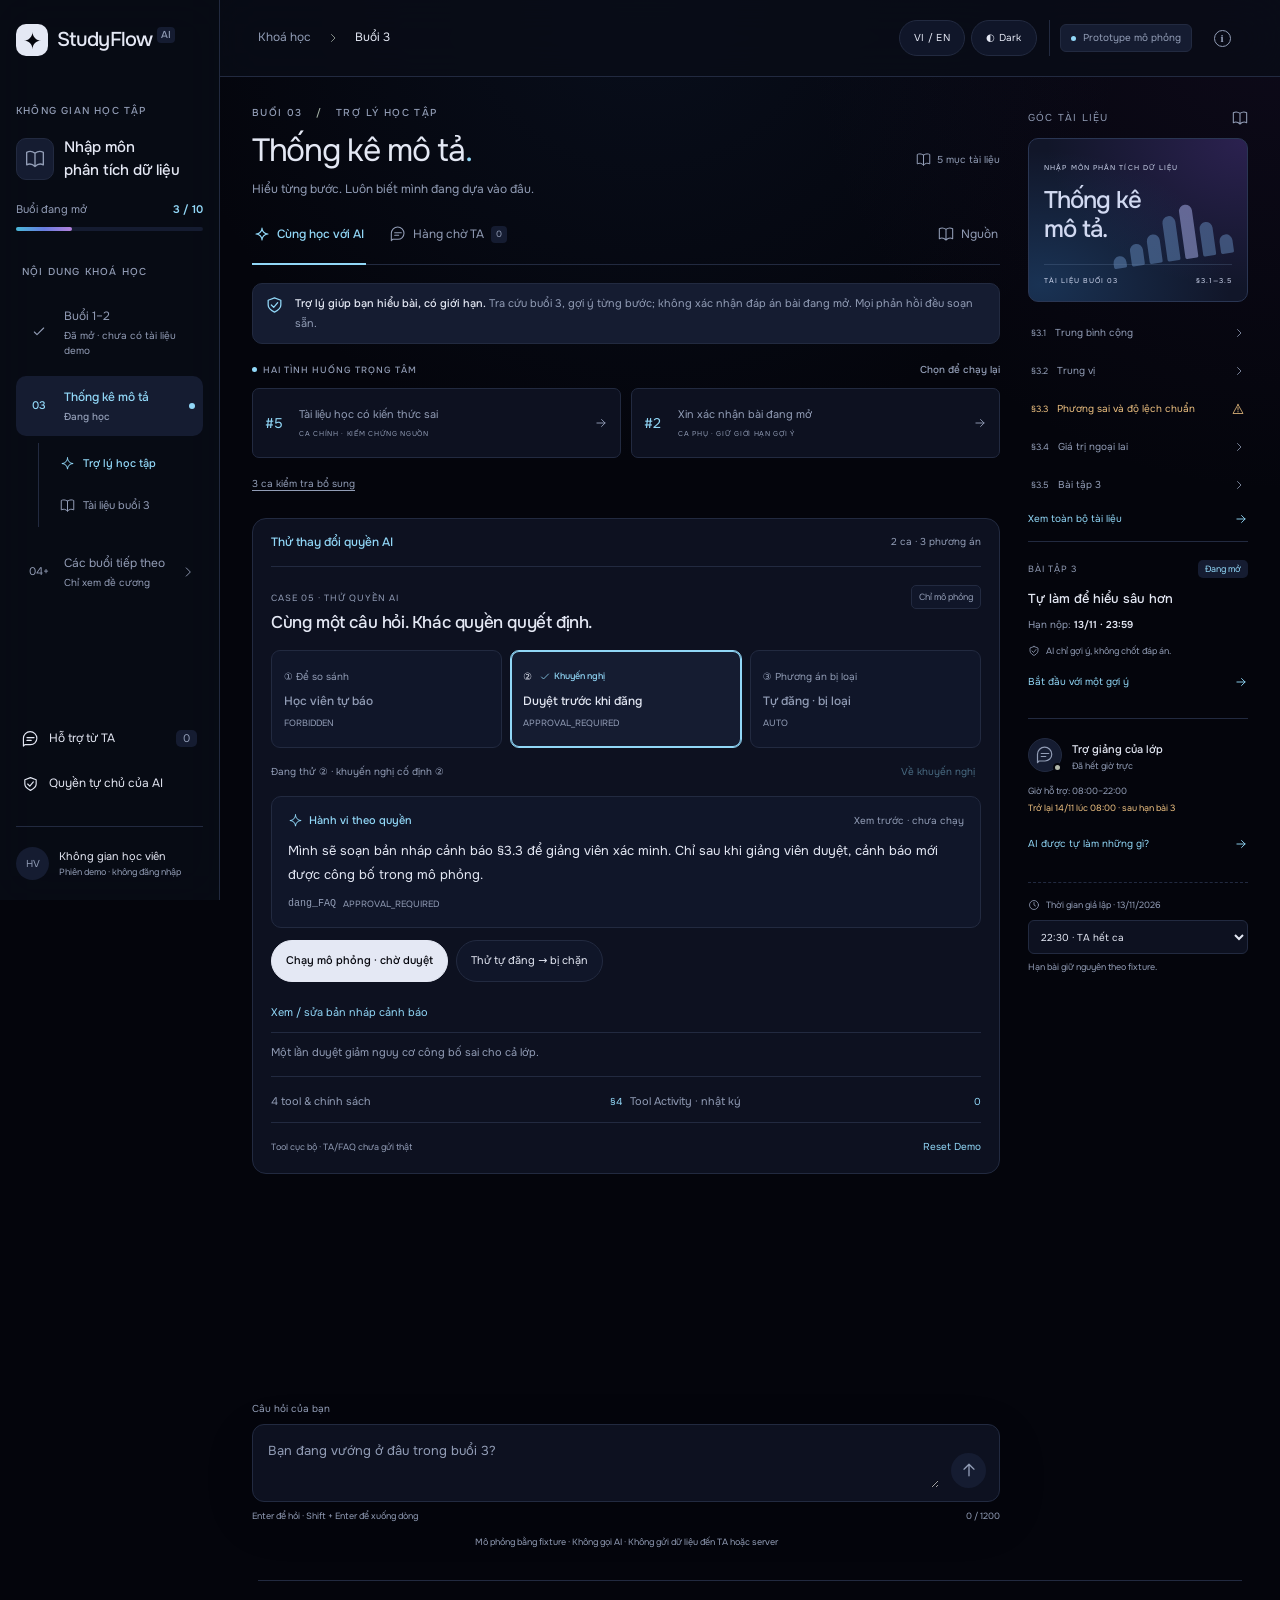
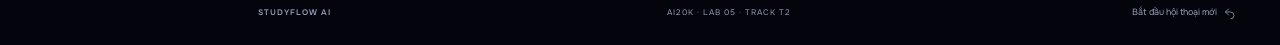
<file: prototype/index.html>
<!doctype html>
<html lang="vi" data-type="software" data-theme="dark">
<head>
  <meta charset="utf-8"><meta name="viewport" content="width=device-width, initial-scale=1">
  <meta name="description" content="StudyFlow AI — prototype trợ lý học tập có nguồn, gợi ý có giới hạn và quyền kiểm soát cho học viên.">
  <meta name="theme-color" content="#f5f7f5"><meta name="page-type" content="software"><meta name="site-kind" content="software">
  <title>Buổi 3 · StudyFlow AI</title>
  <script>try{document.documentElement.dataset.theme=localStorage.getItem('studyflow-theme')==='light'?'light':'dark';document.documentElement.lang=localStorage.getItem('studyflow-language')==='en'?'en':'vi';}catch{}</script>
  <link rel="icon" href="assets/mark.svg" type="image/svg+xml"><link rel="stylesheet" href="styles.css"><link rel="stylesheet" href="themes.css">
  <script src="engine.js" defer></script><script src="locale.js" defer></script><script src="autonomy.js" defer></script><script src="autonomy-ui.js" defer></script><script src="app.js" defer></script>
</head>
<body>
  <a class="skip-link" href="#main">Đến nội dung học tập</a>
  <svg class="icon-defs" aria-hidden="true" xmlns="http://www.w3.org/2000/svg"><defs>
    <symbol id="i-spark" viewBox="0 0 24 24"><path d="M12 3c0 5-4 9-9 9 5 0 9 4 9 9 0-5 4-9 9-9-5 0-9-4-9-9Z"/></symbol>
    <symbol id="i-book" viewBox="0 0 24 24"><path d="M12 5v16M12 5C8 2 4 3 2 4v15c4-2 7-1 10 2 3-3 6-4 10-2V4c-2-1-6-2-10 1Z"/></symbol>
    <symbol id="i-arrow" viewBox="0 0 24 24"><path d="M5 12h14m-6-6 6 6-6 6"/></symbol>
    <symbol id="i-send" viewBox="0 0 24 24"><path d="m12 19 0-14m-6 6 6-6 6 6"/></symbol>
    <symbol id="i-shield" viewBox="0 0 24 24"><path d="m12 3 8 3v6c0 5-8 9-8 9s-8-4-8-9V6l8-3Z"/><path d="m8 12 3 3 5-6"/></symbol>
    <symbol id="i-clock" viewBox="0 0 24 24"><circle cx="12" cy="12" r="9"/><path d="M12 7v5l3 2"/></symbol>
    <symbol id="i-check" viewBox="0 0 24 24"><path d="m5 12 4 4 10-10"/></symbol>
    <symbol id="i-chevron" viewBox="0 0 24 24"><path d="m9 5 7 7-7 7"/></symbol>
    <symbol id="i-edit" viewBox="0 0 24 24"><path d="m14 5 5 5M4 20l5-1L21 7l-5-5L4 14v6Z"/></symbol>
    <symbol id="i-alert" viewBox="0 0 24 24"><path d="m12 3 10 18H2L12 3Z"/><path d="M12 9v5m0 3v1"/></symbol>
    <symbol id="i-close" viewBox="0 0 24 24"><path d="m6 6 12 12M6 18 18 6"/></symbol>
    <symbol id="i-menu" viewBox="0 0 24 24"><path d="M4 6h16M4 12h16M4 18h16"/></symbol>
    <symbol id="i-chat" viewBox="0 0 24 24"><path d="M21 11a9 9 0 0 1-9 9H4l-2 2V11a9 9 0 0 1 19 0Z"/><path d="M7 10h10M7 14h6"/></symbol>
    <symbol id="i-undo" viewBox="0 0 24 24"><path d="m9 4-6 6 6 6M3 10h10a7 7 0 0 1 0 14"/></symbol>
  </defs></svg>
  <div class="app-shell">
    <aside class="sidebar" id="sidebar" aria-label="Điều hướng khoá học">
      <div class="sidebar-head"><a class="brand" href="landing.html"><span class="brand-mark"><svg><use href="#i-spark"/></svg></span>StudyFlow <span class="ai-label">AI</span></a><button class="icon-button mobile-only" data-action="close-menu" aria-label="Đóng điều hướng"><svg><use href="#i-close"/></svg></button></div>
      <div class="workspace-label">KHÔNG GIAN HỌC TẬP</div>
      <div class="course-name"><span class="course-icon"><svg><use href="#i-book"/></svg></span><div>Nhập môn<br>phân tích dữ liệu</div></div>
      <div class="course-progress"><span>Buổi đang mở</span><strong>3 / 10</strong></div><div class="progress-track"><span></span></div>
      <nav class="course-nav" aria-label="Buổi học">
        <p class="nav-caption">NỘI DUNG KHOÁ HỌC</p>
        <div class="lesson muted-lesson"><span class="lesson-number"><svg><use href="#i-check"/></svg></span><span>Buổi 1–2<small>Đã mở · chưa có tài liệu demo</small></span></div>
        <button class="lesson active" data-action="study"><span class="lesson-number">03</span><span>Thống kê mô tả<small>Đang học</small></span><span class="active-dot"></span></button>
        <div class="subnav"><button class="selected" data-action="study"><svg><use href="#i-spark"/></svg>Trợ lý học tập</button><button data-action="sources"><svg><use href="#i-book"/></svg>Tài liệu buổi 3</button></div>
        <button class="lesson later" data-action="outline"><span class="lesson-number">04+</span><span>Các buổi tiếp theo<small>Chỉ xem đề cương</small></span><svg><use href="#i-chevron"/></svg></button>
      </nav>
      <div class="sidebar-bottom"><button data-action="queue" class="queue-nav"><svg><use href="#i-chat"/></svg>Hỗ trợ từ TA<span class="queue-count" id="queue-count">0</span></button><button data-action="policy" class="policy-nav"><svg><use href="#i-shield"/></svg>Quyền tự chủ của AI</button><div class="student"><span class="avatar">HV</span><div>Không gian học viên<small>Phiên demo · không đăng nhập</small></div></div></div>
    </aside>
    <div class="menu-scrim" id="menu-scrim" hidden></div>
    <div class="workspace">
      <header class="topbar"><div class="breadcrumbs"><button class="icon-button mobile-only" data-action="menu" aria-label="Mở điều hướng" aria-expanded="false"><svg><use href="#i-menu"/></svg></button><span>Khoá học</span><svg><use href="#i-chevron"/></svg><span>Buổi 3</span></div><div class="topbar-right"><div class="preferences" role="group" aria-label="Ngôn ngữ và giao diện"><button type="button" class="preference-button" id="language-toggle" aria-label="Switch to English">VI / EN</button><button type="button" class="preference-button" id="theme-toggle" aria-label="Switch to light theme" aria-pressed="true">Dark</button></div><span class="mock-badge"><span></span>Prototype mô phỏng</span><button class="icon-button" data-action="annotations" aria-label="Bật chú thích HAX và PAIR" aria-pressed="false"><span class="annotation-icon">i</span></button></div></header>
      <div class="content-grid">
        <main id="main" tabindex="-1">
          <div class="page-heading"><div><p class="eyebrow">BUỔI 03 <span>/</span> TRỢ LÝ HỌC TẬP</p><h1>Thống kê mô tả<span class="heading-dot">.</span></h1><p class="heading-subtitle">Hiểu từng bước. Luôn biết mình đang dựa vào đâu.</p></div><span class="session-tag"><svg><use href="#i-book"/></svg>5 mục tài liệu</span></div>
          <div class="session-tabs" role="group" aria-label="Chế độ học"><button class="tab active" data-action="study" id="study-tab"><svg><use href="#i-spark"/></svg>Cùng học với AI</button><button class="tab" data-action="queue" id="queue-tab"><svg><use href="#i-chat"/></svg>Hàng chờ TA<span id="tab-count">0</span></button><button class="tab source-tab" data-action="sources"><svg><use href="#i-book"/></svg>Nguồn</button></div>
          <section id="study-view" aria-label="Trợ lý học tập">
            <div class="capability-note"><svg><use href="#i-shield"/></svg><p><strong>Trợ lý giúp bạn hiểu bài, có giới hạn.</strong> Tra cứu buổi 3, gợi ý từng bước; không xác nhận đáp án bài đang mở. Mọi phản hồi đều soạn sẵn.</p></div>
            <div class="demo-switcher"><div class="demo-label"><span class="tiny-dot"></span>HAI TÌNH HUỐNG TRỌNG TÂM<span>Chọn để chạy lại</span></div><div class="scenario-list" id="scenario-list"></div><details class="extra-scenarios"><summary>3 ca kiểm tra bổ sung</summary><div id="extra-scenarios"></div></details></div>
            <details class="autonomy-panel" id="autonomy-panel" open><summary>Thử thay đổi quyền AI <span>2 ca · 3 phương án</span></summary><div id="autonomy-content"></div></details>
            <div class="conversation" id="conversation" role="log" aria-label="Hội thoại học tập" aria-live="polite"></div>
            <div class="composer-area"><div class="edit-banner" id="edit-banner" hidden><svg><use href="#i-edit"/></svg>Đang sửa câu hỏi · câu trả lời tiếp theo sẽ theo ý mới<button data-action="cancel-edit">Huỷ sửa</button></div><form id="question-form"><label for="question">Câu hỏi của bạn</label><div class="composer"><textarea id="question" name="question" rows="2" maxlength="1200" placeholder="Bạn đang vướng ở đâu trong buổi 3?" aria-describedby="composer-hint form-error"></textarea><button type="submit" id="send-button" class="send-button" aria-label="Gửi câu hỏi mô phỏng" disabled><svg><use href="#i-send"/></svg></button></div><div class="composer-footer"><span id="composer-hint">Enter để hỏi · Shift + Enter để xuống dòng</span><span id="char-count">0 / 1200</span></div><p class="form-error" id="form-error" role="alert" hidden></p></form><p class="simulation-disclaimer">Mô phỏng bằng fixture · Không gọi AI · Không gửi dữ liệu đến TA hoặc server</p></div>
          </section>
          <section id="queue-view" hidden aria-labelledby="queue-heading"><div class="queue-heading"><div><p class="eyebrow">HUMAN IN THE LOOP</p><h2 id="queue-heading">Hàng chờ TA</h2></div><span class="mock-badge">Chỉ trong trình duyệt</span></div><div class="queue-notice"><svg><use href="#i-clock"/></svg><div><strong id="queue-ta-label"></strong><p id="queue-ta-detail"></p></div></div><div id="queue-list"></div></section>
          <details class="annotation-legend" id="annotation-legend" hidden>
            <summary>Chú thích ca #2 / #5 · HAX / PAIR</summary>
            <div>
              <p><b>① · HAX G2</b> Ca #5: phản ví dụ toán học kiểm chứng được; chỉ nguyên nhân lỗi biên soạn chưa rõ. Ca #2: hỏi bước đang vướng thay vì đoán người học đã tự tính.</p>
              <p><b>② · HAX G11 / Explainability</b> Ca #5: nguyên văn §3.3 và 0,25 → 0,5. Ca #2: nguồn và trạng thái bài đang mở. Citation mở được để tự kiểm tra.</p>
              <p><b>③ · Rubric domain #3 / #6</b> Ca #5 chỉ rõ câu sai và lý do. Ca #2 chặn xác nhận đáp số trước khi hiển thị, kể cả được phê duyệt.</p>
              <p><b>⑤ · PAIR Errors + Graceful Failure</b> Đường nhờ TA có tóm tắt soạn sẵn, không bắt kể lại, không tuyên bố gửi thật.</p>
              <p><b>④ · Xác nhận trước thao tác</b> Hiện ở thẻ phê duyệt FAQ/gợi ý và modal xác nhận TA. Trạng thái chờ, từ chối, huỷ và kết quả đều là mô phỏng.</p>
              <p class="annotation-history">Vì sao phương án ① không có ④ ở phần FAQ? Học viên tự báo, AI không gọi dang_FAQ nên không có bước duyệt hoặc gỡ. Nếu chọn chuyển TA riêng, ④ vẫn hiện ở modal cần học viên xác nhận. Số chú thích không phải số mức tự chủ. Phương án ③ tự đăng chỉ là giả định bị loại; ca #2 luôn chặn giải hộ.</p>
              <p><b>⑥ · G9 / Recovery</b> Sửa ý, báo sai cục bộ và rút lượt; phản hồi sau thay đổi theo câu hỏi đã sửa.</p>
              <p><b>⑦ · G10 / Graceful Failure</b> Ca thiếu nguồn nêu dữ liệu hiện có, hỏi lại thay vì đoán.</p>
            </div>
          </details>
        </main>
        <aside class="context-panel" aria-label="Tài liệu và ngữ cảnh"><div class="context-title"><span>GÓC TÀI LIỆU</span><svg><use href="#i-book"/></svg></div><div class="resource-cover"><span class="cover-kicker">NHẬP MÔN PHÂN TÍCH DỮ LIỆU</span><span class="cover-title">Thống kê<br>mô tả.</span><div class="cover-chart" aria-hidden="true"><i></i><i></i><i></i><i></i><i></i><i></i><i></i></div><div class="cover-bottom"><span>TÀI LIỆU BUỔI 03</span><span>§3.1—3.5</span></div></div><div class="resource-items" id="resource-items"></div><button class="text-button all-sources" data-action="sources">Xem toàn bộ tài liệu<svg><use href="#i-arrow"/></svg></button><div class="assignment-card"><div class="assignment-top"><span>BÀI TẬP 3</span><span class="status-pill">Đang mở</span></div><h3>Tự làm để hiểu sâu hơn</h3><p>Hạn nộp: <strong>13/11 · 23:59</strong></p><div class="assignment-rule"><svg><use href="#i-shield"/></svg>AI chỉ gợi ý, không chốt đáp án.</div><button class="text-button" data-action="exercise">Bắt đầu với một gợi ý<svg><use href="#i-arrow"/></svg></button></div><div class="ta-card"><div class="ta-avatar"><svg><use href="#i-chat"/></svg><span id="ta-dot"></span></div><div><strong>Trợ giảng của lớp</strong><p id="ta-status">Đã hết giờ trực</p></div></div><p class="ta-hours">Giờ hỗ trợ: 08:00–22:00<br><span id="ta-next">Trở lại 14/11 lúc 08:00 · sau hạn bài 3</span></p><button class="text-button policy-link" data-action="policy">AI được tự làm những gì?<svg><use href="#i-arrow"/></svg></button><div class="demo-clock"><label for="demo-time"><svg><use href="#i-clock"/></svg>Thời gian giả lập · 13/11/2026</label><select id="demo-time"><option value="22:30">22:30 · TA hết ca</option><option value="21:10">21:10 · Trong giờ TA</option></select><p>Hạn bài giữ nguyên theo fixture.</p></div></aside>
      </div>
      <footer class="workspace-footer"><span>STUDYFLOW AI</span><span>AI20K · LAB 05 · TRACK T2</span><button data-action="reset">Bắt đầu hội thoại mới<svg><use href="#i-undo"/></svg></button></footer>
    </div>
  </div>
  <dialog id="info-dialog" aria-labelledby="dialog-title"><div class="dialog-top"><span class="eyebrow" id="dialog-eyebrow">NGỮ CẢNH HỌC TẬP</span><button class="icon-button" data-action="close-dialog" aria-label="Đóng cửa sổ"><svg><use href="#i-close"/></svg></button></div><div id="dialog-content"></div></dialog>
  <dialog id="ta-dialog" aria-labelledby="ta-dialog-title"><div class="dialog-top"><span class="eyebrow">BẠN LÀ NGƯỜI QUYẾT ĐỊNH <span class="marker" data-mark="4" aria-hidden="true">④</span></span><button class="icon-button" data-action="cancel-ta" aria-label="Huỷ yêu cầu TA"><svg><use href="#i-close"/></svg></button></div><h2 id="ta-dialog-title">Xem lại trước khi nhờ TA</h2><p class="dialog-intro">Bước xác nhận này chỉ tạo yêu cầu mô phỏng trong trình duyệt. Chưa có yêu cầu nào được tạo, không có dữ liệu gửi đi.</p><form id="ta-form"><label for="ta-question">Câu hỏi TA sẽ thấy trong mô phỏng</label><textarea id="ta-question" rows="4" maxlength="1200" required></textarea><div class="draft-context" id="draft-context"></div><div class="queue-notice"><svg><use href="#i-clock"/></svg><p id="ta-dialog-hours"></p></div><label class="consent-label"><input type="checkbox" id="ta-consent">Tôi đã xem nội dung và đồng ý tạo yêu cầu mô phỏng.</label><p class="form-error" id="ta-error" role="alert" hidden></p><div class="dialog-actions"><button type="button" class="secondary-button" data-action="cancel-ta">Huỷ yêu cầu</button><button class="primary-button" id="confirm-ta" type="submit" disabled>Xác nhận · tạo mô phỏng<svg><use href="#i-arrow"/></svg></button></div></form></dialog>
  <div class="toast" id="toast" role="status" hidden></div>
</body></html>
</file>
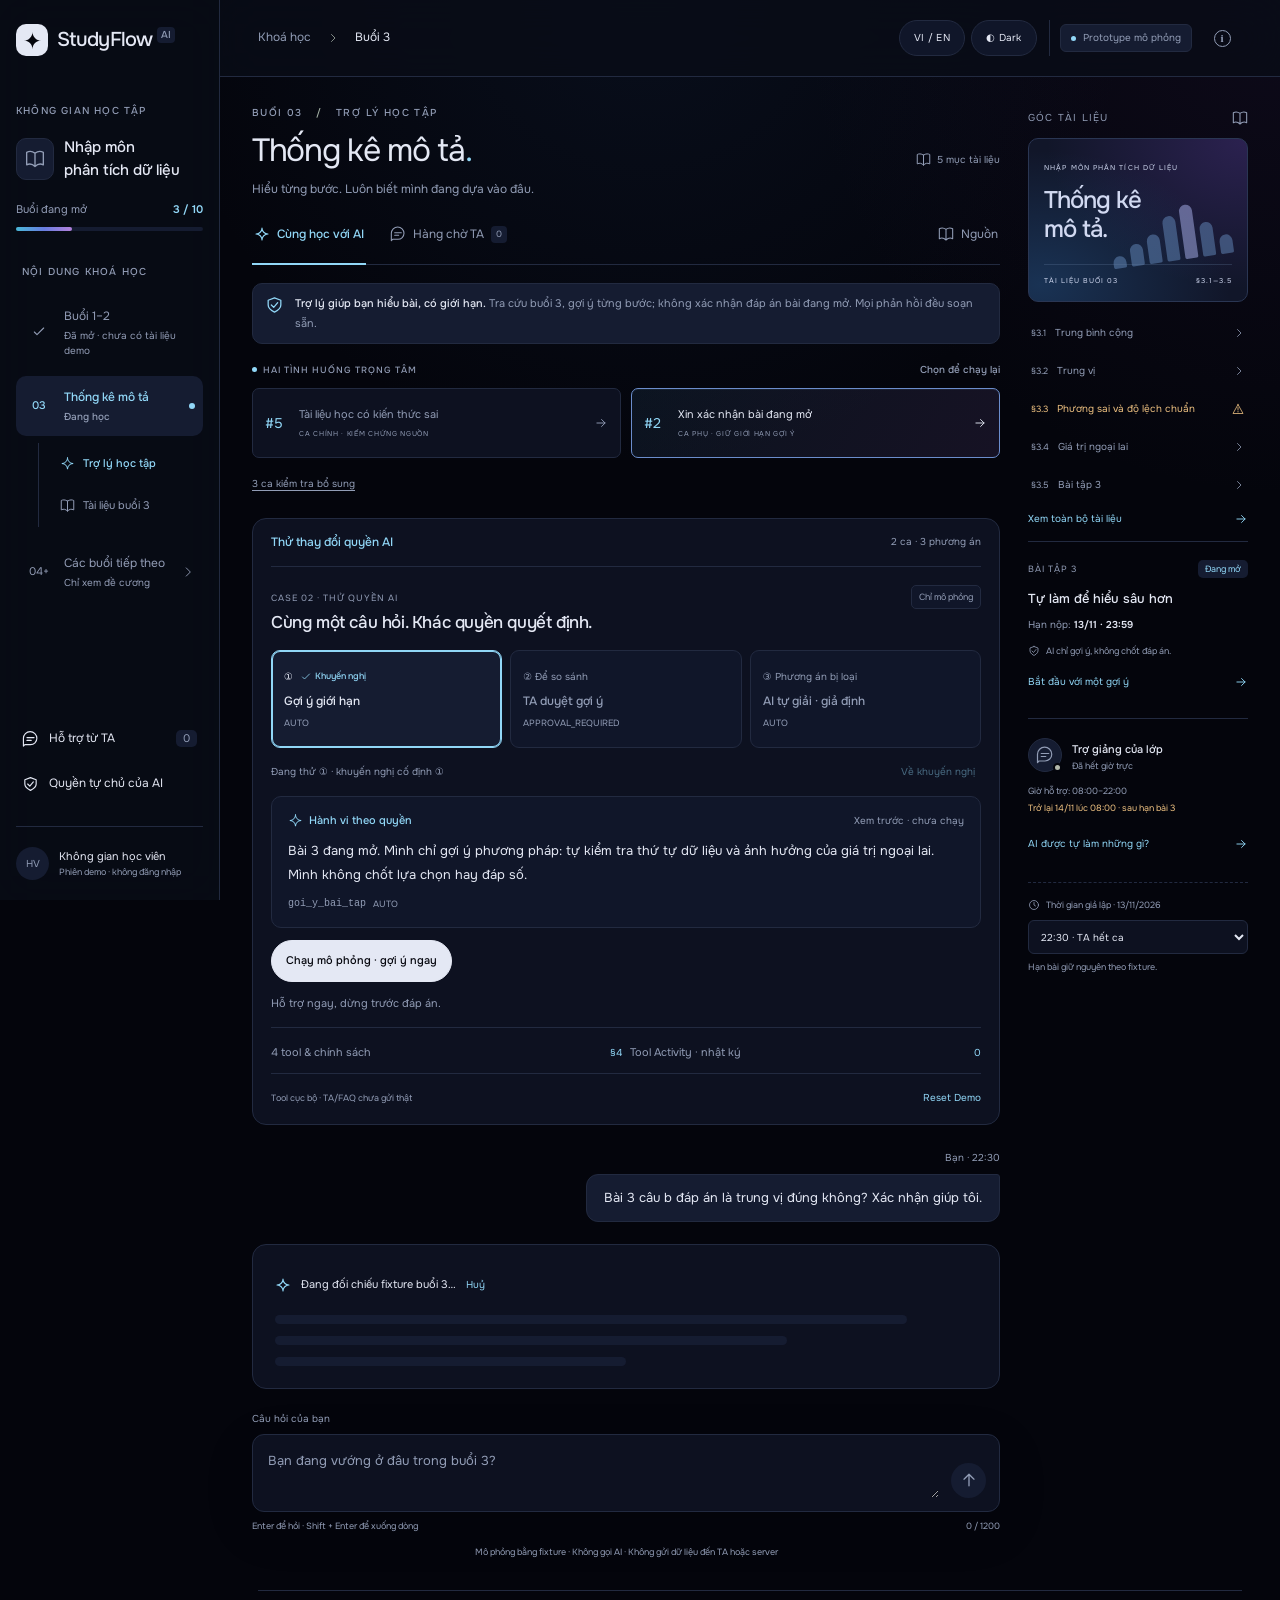
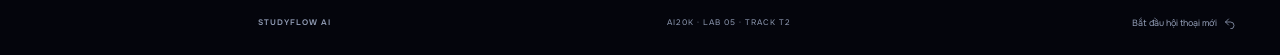
<file: prototype/index-ca2.html>
<!doctype html>
<html lang="vi"><head><meta charset="utf-8"><meta name="viewport" content="width=device-width,initial-scale=1"><title>Bài 3 · StudyFlow AI</title><meta http-equiv="refresh" content="0;url=index.html#exercise"><style>body{font:16px/1.6 system-ui;background:#04050c;color:#e4e8f4;max-width:600px;margin:15vh auto;padding:24px}a{color:#91d7f7}</style></head><body><h1>Ca #2 · Bài tập đang mở</h1><p><a href="index.html#exercise">Mở ca #2 trong StudyFlow AI</a></p><p>Đường dẫn tương thích. Demo dùng gợi ý có giới hạn, không xác nhận đáp án.</p></body></html>
</file>
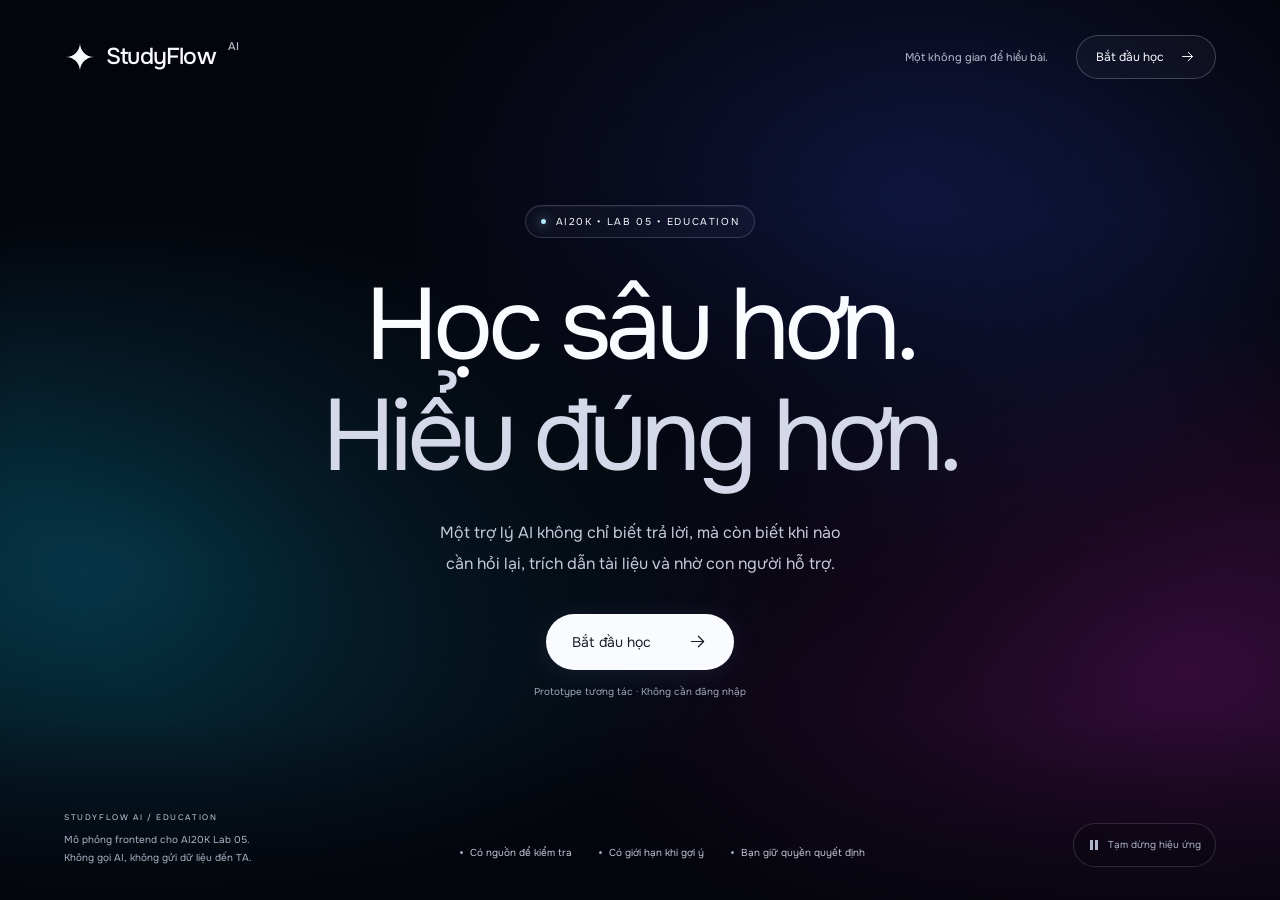
<file: prototype/landing.html>
<!doctype html>
<html lang="vi" data-type="software">
<head>
<meta charset="utf-8"><meta name="viewport" content="width=device-width, initial-scale=1">
<meta name="page-type" content="software"><meta name="site-kind" content="software"><meta name="theme-color" content="#04050c">
<meta name="description" content="StudyFlow AI — trợ lý học tập mô phỏng cho AI20K. Học từng bước, xem nguồn và giữ quyền quyết định.">
<meta property="og:title" content="StudyFlow AI · Học sâu hơn. Hiểu đúng hơn."><meta property="og:description" content="Prototype AI20K Lab 05 · trợ lý học tập có nguồn và có giới hạn."><meta property="og:type" content="website">
<title>StudyFlow AI · Học sâu hơn. Hiểu đúng hơn.</title>
<link rel="icon" href="data:image/svg+xml,%3Csvg xmlns='http://www.w3.org/2000/svg' viewBox='0 0 32 32'%3E%3Crect width='32' height='32' rx='9' fill='%2304050c'/%3E%3Cpath d='M16 4c0 7-5 12-12 12 7 0 12 5 12 12 0-7 5-12 12-12-7 0-12-5-12-12Z' fill='white'/%3E%3C/svg%3E">
<!-- Original shader and animation by this prototype. Onest embedded under SIL OFL 1.1; see assets/Onest-OFL.txt. -->
<style>.ink-stage{position:absolute;inset:0;overflow:hidden;isolation:isolate;z-index:-1}
@font-face{font-family:Onest;src:url([data-uri]) format('woff2');font-weight:100 900;font-display:swap}
@font-face{font-family:Onest;src:url([data-uri]) format('woff2');font-weight:100 900;font-display:swap;unicode-range:U+0102-0103,U+0110-0111,U+0128-0129,U+0168-0169,U+01A0-01A1,U+01AF-01B0,U+0300-0301,U+0303-0304,U+0308-0309,U+0323,U+0329,U+1EA0-1EF9,U+20AB}
*{box-sizing:border-box}html,body{margin:0;background:#04050c;color:#fafbff;font-family:Onest,system-ui,sans-serif}body{overflow-x:hidden}a{color:inherit;text-decoration:none}button{font:inherit;cursor:pointer}a,button{touch-action:manipulation}a:focus-visible,button:focus-visible{outline:3px solid #9be9ff;outline-offset:6px}.skip-link{position:fixed;top:16px;left:20px;z-index:20;background:white;color:#04050c;border-radius:8px;padding:12px 18px;transform:translateY(-200%)}.skip-link:focus{transform:none}.hero{position:relative;min-height:100lvh;isolation:isolate;overflow:hidden;display:flex;flex-direction:column}.ink-fallback{position:absolute;inset:-15%;z-index:-4;background:radial-gradient(ellipse at 19% 60%,#087e9f77 0,transparent 35%),radial-gradient(ellipse at 65% 28%,#293db477 0,transparent 32%),radial-gradient(ellipse at 83% 69%,#85168566 0,transparent 32%),#04050c;filter:blur(20px);animation:ink-drift 18s ease-in-out infinite alternate}#ink{position:absolute;inset:0;width:100%;height:100%;z-index:-3;opacity:0;transition:opacity 1.4s}body.gl-ready #ink{opacity:1}.scrim{position:absolute;inset:0;background:radial-gradient(ellipse at 50% 47%,#04050cbf 0,#04050c77 32%,#04050c12 68%),linear-gradient(#04050c77,transparent 25%,transparent 80%,#04050cb3);z-index:-2;pointer-events:none}.wrap{width:min(100% - 128px,1320px);margin-inline:auto}.nav{display:flex;align-items:center;justify-content:space-between;gap:24px;min-height:113px}.brand{min-height:44px;display:flex;align-items:center;gap:11px;font-size:23px;letter-spacing:-.8px;font-weight:500}.mark{display:grid;place-items:center;width:31px;height:31px}.mark svg{width:30px;height:30px;fill:#fafbff}.brand small{margin-left:1px;font-size:11px;align-self:flex-start;letter-spacing:0;margin-top:4px;color:#bdc2d1}.nav-right{display:flex;align-items:center;gap:28px}.nav-note{font-size:11px;color:#b9becd}.nav-cta{padding:11px 19px;border:1px solid #ffffff35;background:#ffffff08;border-radius:30px;font-size:12px;min-height:44px;display:flex;align-items:center;gap:15px;transition:background .2s,transform .2s}.nav-cta:hover{background:#ffffff16;transform:translateY(-2px)}.arrow{width:17px;height:17px;fill:none;stroke:currentColor;stroke-width:1.4;stroke-linecap:round;stroke-linejoin:round}.hero-content{width:min(100% - 64px,1060px);margin:auto;text-align:center;padding:40px 0 60px}.badge{display:inline-flex;align-items:center;gap:10px;border:1px solid #d0daff32;border-radius:30px;background:#bcc7ff0a;backdrop-filter:blur(14px);font-size:10px;letter-spacing:1.65px;padding:9px 15px;box-shadow:0 1px 0 #ffffff0c inset}.badge-dot{width:5px;height:5px;background:#b3e8fb;border-radius:50%;box-shadow:0 0 12px #91dfff}.hero h1{font-size:clamp(54px,7.9vw,110px);font-weight:400;line-height:1.1;letter-spacing:-5.5px;margin:32px 0 26px;text-wrap:balance}.hero h1>span{display:block}.hero h1 .second-line{color:#d5d8e8}.word{display:inline-block;animation:reveal-word 1.1s cubic-bezier(.16,1,.3,1) both;animation-delay:calc(var(--i)*65ms + 150ms)}.subtitle{font-size:16px;font-weight:400;line-height:1.9;color:#c5c9d9;max-width:610px;margin:0 auto;text-wrap:balance}.subtitle .word{animation-delay:calc(var(--i)*23ms + 510ms)}.hero-cta{margin:35px auto 0;display:inline-flex;align-items:center;justify-content:center;gap:36px;padding:17px 26px;background:#fafbff;color:#1a1c28;border-radius:50px;font-size:14px;min-height:56px;box-shadow:0 4px 28px #aaa5fc1a;transition:transform .25s,box-shadow .25s,background .25s}.hero-cta:hover{transform:translateY(-3px);background:#e9f5ff;box-shadow:0 8px 45px #8fa8ff38}.hero-cta:active{transform:translateY(1px)}.hero-cta .arrow{width:21px;height:21px}.cta-note{font-size:10px;color:#a1a8be;margin:15px 0 0}.hero-bottom{display:flex;justify-content:space-between;align-items:flex-end;gap:25px;padding:0 0 33px;font-size:10px;color:#aeb4c7;line-height:1.8}.bottom-left{max-width:260px}.bottom-left span{display:block;font-size:8px;letter-spacing:1.6px;color:#c8cddd;margin-bottom:7px}.trust-cues{display:flex;align-items:center;gap:27px;color:#c4c8d8;padding-bottom:5px;font-size:10px}.trust-cues span{display:flex;gap:7px;align-items:center}.trust-cues i{height:3px;width:3px;background:#9aa7bd;border-radius:50%;display:inline-block}.pause{display:flex;align-items:center;gap:8px;font-size:10px;color:#afb6ca;border:1px solid #ffffff24;border-radius:25px;padding:10px 14px;background:#04050c40;min-height:44px;transition:background .2s}.pause:hover{background:#ffffff12}.pause svg{width:12px;height:12px;fill:currentColor}.entrance{animation:enter .9s cubic-bezier(.16,1,.3,1) both;animation-delay:var(--delay,0ms)}.hero-bottom.entrance{--delay:900ms}.nav.entrance{--delay:50ms}.badge.entrance{--delay:200ms}.hero-cta.entrance{--delay:900ms}.cta-note.entrance{--delay:1050ms}body.paused .ink-fallback{animation-play-state:paused}body.reduced-motion .ink-fallback{animation:none}noscript p{position:fixed;bottom:5px;left:16px;font-size:11px;color:#aeb4c7}::selection{background:#7558a8;color:white}
@keyframes reveal-word{from{opacity:0;transform:translateY(28px);filter:blur(9px)}to{opacity:1;transform:none;filter:blur(0)}}@keyframes enter{from{opacity:0;transform:translateY(13px)}to{opacity:1;transform:none}}@keyframes ink-drift{to{transform:rotate(12deg) scale(1.13);filter:blur(45px)}}
@media(min-height:1000px){.hero-content{padding-bottom:150px}.hero h1{font-size:118px}}@media(max-width:1024px){.wrap{width:calc(100% - 64px)}.nav{min-height:95px}.hero h1{font-size:83px;letter-spacing:-4px}.hero-content{padding:70px 0 100px}.hero-bottom{padding-bottom:25px}.trust-cues{gap:17px}.nav-note{display:none}.subtitle{max-width:560px;font-size:15px}.brand{font-size:21px}}@media(max-width:600px){.hero{min-height:100lvh}.wrap{width:calc(100% - 40px)}.nav{min-height:88px;gap:15px}.brand{font-size:18px;gap:7px;letter-spacing:-.7px}.brand small{font-size:9px}.mark,.mark svg{width:25px;height:25px}.nav-cta{font-size:10px;padding:9px 13px;gap:9px}.nav-cta .arrow{width:14px}.hero-content{width:calc(100% - 40px);padding:80px 0 100px}.badge{font-size:8px;letter-spacing:1px;padding:8px 12px;gap:7px}.hero h1{font-size:clamp(41px,10.7vw,64px);line-height:1.16;letter-spacing:-2.2px;margin:30px 0 22px}.subtitle{font-size:13px;line-height:1.95;max-width:340px}.hero-cta{font-size:13px;gap:35px;padding:15px 25px;margin-top:29px;min-height:54px}.cta-note{font-size:9px}.hero-bottom{padding-bottom:24px;display:grid;grid-template-columns:1fr auto;gap:22px;align-items:center}.bottom-left{font-size:9px;max-width:195px}.bottom-left span{font-size:7px;margin-bottom:4px}.trust-cues{grid-column:1/-1;grid-row:1;justify-content:center;font-size:9px;gap:24px;margin-bottom:9px}.pause{font-size:9px;padding:9px 12px}.hero-bottom.entrance{--delay:1000ms}}@media(max-width:359px){.wrap,.hero-content{width:calc(100% - 32px)}.brand{font-size:16px}.brand small{display:none}.hero-content{padding:60px 0 80px}.hero h1{font-size:39px}.subtitle{font-size:12px}.trust-cues{gap:16px}}
@media(prefers-reduced-motion:reduce){*,*::before,*::after{animation:none!important;transition:none!important}.word{opacity:1;transform:none;filter:none}}
</style></head>
<body>
<!-- Brief-led direction: dark immersive hero, Onest 400/500, cyan→blue→violet→magenta original ink field. No stock claims or external scripts. -->
<a class="skip-link" href="#intro">Đến phần giới thiệu</a>
<main><section class="hero" data-enter id="intro" aria-label="Giới thiệu StudyFlow AI">
  <div class="ink-stage" aria-hidden="true"><div class="ink-fallback" aria-hidden="true"></div><canvas id="ink" aria-hidden="true"></canvas><div class="scrim" aria-hidden="true"></div></div>
  <header class="nav wrap entrance"><a href="landing.html" class="brand" aria-label="StudyFlow AI — trang giới thiệu"><span class="mark"><svg aria-hidden="true" viewBox="0 0 32 32"><path d="M16 1c0 8.3-6.7 15-15 15 8.3 0 15 6.7 15 15 0-8.3 6.7-15 15-15C22.7 16 16 9.3 16 1Z"/></svg></span>StudyFlow<small>AI</small></a><div class="nav-right"><span class="nav-note">Một không gian để hiểu bài.</span><a class="nav-cta" href="index.html">Bắt đầu học<svg class="arrow" aria-hidden="true" viewBox="0 0 24 24"><path d="M5 12h14m-6-6 6 6-6 6"/></svg></a></div></header>
  <div class="hero-content"><div class="badge entrance"><span class="badge-dot"></span>AI20K • LAB 05 • EDUCATION</div><h1><span data-reveal>Học sâu hơn.</span><span class="second-line" data-reveal>Hiểu đúng hơn.</span></h1><p class="subtitle" data-reveal>Một trợ lý AI không chỉ biết trả lời, mà còn biết khi nào cần hỏi lại, trích dẫn tài liệu và nhờ con người hỗ trợ.</p><a href="index.html" class="hero-cta entrance">Bắt đầu học<svg class="arrow" aria-hidden="true" viewBox="0 0 24 24"><path d="M5 12h14m-6-6 6 6-6 6"/></svg></a><p class="cta-note entrance">Prototype tương tác · Không cần đăng nhập</p></div>
  <footer class="hero-bottom wrap entrance"><div class="bottom-left"><span>STUDYFLOW AI / EDUCATION</span>Mô phỏng frontend cho AI20K Lab 05.<br>Không gọi AI, không gửi dữ liệu đến TA.</div><div class="trust-cues"><span><i></i>Có nguồn để kiểm tra</span><span><i></i>Có giới hạn khi gợi ý</span><span><i></i>Bạn giữ quyền quyết định</span></div><button class="pause" id="pause" type="button" aria-pressed="false"><svg viewBox="0 0 12 12" aria-hidden="true"><path d="M2 1h3v10H2zm5 0h3v10H7z"/></svg><span>Tạm dừng hiệu ứng</span></button></footer>
</section></main><noscript><p>Hiệu ứng chuyển động cần JavaScript. Bạn vẫn có thể mở prototype qua “Bắt đầu học”.</p></noscript>
<script>
(() => {
  'use strict';
  let index=0;
  document.querySelectorAll('[data-reveal]').forEach(el=>{const words=el.textContent.split(' ');el.textContent='';words.forEach((word,i)=>{const span=document.createElement('span');span.className='word';span.style.setProperty('--i',index++);span.textContent=word;el.append(span);if(i<words.length-1)el.append(' ');});});
  const media=matchMedia('(prefers-reduced-motion: reduce)'),canvas=document.getElementById('ink'),button=document.getElementById('pause');
  let reduced=media.matches,paused=false,raf=0,gl=null,program,time=0,last=0,started=0,pointer=[.5,.5],target=[.5,.5],pointerEnergy=0;
  const lowPower=(navigator.hardwareConcurrency||4)<=2 || (navigator.deviceMemory && navigator.deviceMemory<3);
  function buttonState(){const stopped=paused||reduced;button.setAttribute('aria-pressed',String(stopped));button.querySelector('span').textContent=reduced?'Mặc định giảm chuyển động':paused?'Tiếp tục hiệu ứng':'Tạm dừng hiệu ứng';button.disabled=reduced;document.body.classList.toggle('paused',stopped);document.body.classList.toggle('reduced-motion',reduced);}
  // Original procedural ink shader: domain-warped noise, luminous ridges and orbiting colour fields.
  // This is a visual fluid approximation, not a Navier–Stokes solver or copied third-party implementation.
  const vertex=`attribute vec2 position;void main(){gl_Position=vec4(position,0.,1.);}`;
  const fragment=`precision mediump float;uniform vec2 resolution;uniform vec2 pointer;uniform float time;uniform float burst;uniform float pointerEnergy;
  float hash(vec2 p){return fract(sin(dot(p,vec2(127.1,311.7)))*43758.5453);}float noise(vec2 p){vec2 i=floor(p),f=fract(p);f=f*f*(3.-2.*f);return mix(mix(hash(i),hash(i+vec2(1.,0.)),f.x),mix(hash(i+vec2(0.,1.)),hash(i+vec2(1.,1.)),f.x),f.y);}
  float fbm(vec2 p){float a=.55,v=0.;for(int i=0;i<5;i++){v+=a*noise(p);p=mat2(.8,-.6,.6,.8)*p*2.04+17.3;a*=.49;}return v;}
  void main(){vec2 uv=gl_FragCoord.xy/resolution, p=(uv-.5)*vec2(resolution.x/resolution.y,1.);float t=time*.065;vec2 mouse=(pointer-.5)*vec2(resolution.x/resolution.y,1.);float influence=exp(-length(p-mouse)*3.5)*pointerEnergy;
  float angle=.32*sin(t*.9)+burst*.28;mat2 rot=mat2(cos(angle),-sin(angle),sin(angle),cos(angle));p=rot*p;p+=influence*vec2(sin(t*9.+p.y*5.),cos(t*8.+p.x*4.))*.14;
  vec2 q=vec2(fbm(p*2.6+vec2(t,-t*.7)),fbm(p*2.8+vec2(3.4+t*.4,7.8-t)));vec2 r=vec2(fbm(p*3.4+q*2.9+vec2(1.7,t)),fbm(p*3.1+q*3.+vec2(-t,9.2)));
  float f=fbm(p*2.6+r*3.2+q*1.3);float ridge=pow(max(0.,1.-abs(f-.48)*5.1),5.);float filament=pow(max(0.,1.-abs(f-.5)*12.),12.);float ribbon=exp(-pow((p.y+.23*sin(p.x*2.8+t*1.5)+.11*cos(t)-.07)*3.1,2.));float outer=1.-exp(-length(p)*2.1);float field=ribbon*(.3+outer*.8);
  vec3 cyan=vec3(.015,.65,.84),blue=vec3(.08,.19,.85),violet=vec3(.44,.12,.84),magenta=vec3(.8,.025,.53);float sweep=clamp(uv.x+.1*sin(t),0.,1.);vec3 colour=sweep<.4?mix(cyan,blue,sweep/.4):sweep<.69?mix(blue,violet,(sweep-.4)/.29):mix(violet,magenta,(sweep-.69)/.31);
  vec3 ink=colour*(ridge*.72+filament*.3+f*.12)*field;ink+=colour*exp(-length(p-mouse)*8.)*influence*.28;ink+=colour*burst*.1*ridge;ink*=.65+.4*outer;ink+=vec3(.015,.019,.042);gl_FragColor=vec4(ink,1.);}`;
  function shader(type,source){const s=gl.createShader(type);gl.shaderSource(s,source);gl.compileShader(s);if(!gl.getShaderParameter(s,gl.COMPILE_STATUS))throw Error('Shader unavailable');return s;}
  let uniforms;
  function resize(){if(!gl)return;const rect=canvas.getBoundingClientRect(),scale=innerWidth<700?.65:.8;canvas.width=Math.round(rect.width*Math.min(devicePixelRatio,1.25)*scale);canvas.height=Math.round(rect.height*Math.min(devicePixelRatio,1.25)*scale);gl.viewport(0,0,canvas.width,canvas.height);if(paused||reduced)draw(0);}
  function draw(stamp){if(!gl)return;if(last&&stamp)time+=Math.min((stamp-last)/1000,.05);last=stamp;pointer[0]+=(target[0]-pointer[0])*.045;pointer[1]+=(target[1]-pointer[1])*.045;pointerEnergy*=.985;gl.uniform2f(uniforms.resolution,canvas.width,canvas.height);gl.uniform2f(uniforms.pointer,pointer[0],pointer[1]);gl.uniform1f(uniforms.time,time+6.5);gl.uniform1f(uniforms.burst,Math.exp(-time*.5));gl.uniform1f(uniforms.pointerEnergy,pointerEnergy);gl.drawArrays(gl.TRIANGLES,0,6);if(!paused&&!reduced&&!document.hidden)raf=requestAnimationFrame(draw);}
  function run(){cancelAnimationFrame(raf);last=0;if(gl)draw(0);}
  function fallback(){cancelAnimationFrame(raf);document.body.classList.remove('gl-ready');gl=null;}
  if(!lowPower){try{gl=canvas.getContext('webgl',{alpha:false,antialias:false,powerPreference:'low-power'});if(!gl)throw Error('No WebGL');program=gl.createProgram();gl.attachShader(program,shader(gl.VERTEX_SHADER,vertex));gl.attachShader(program,shader(gl.FRAGMENT_SHADER,fragment));gl.linkProgram(program);if(!gl.getProgramParameter(program,gl.LINK_STATUS))throw Error('No program');gl.useProgram(program);const buffer=gl.createBuffer();gl.bindBuffer(gl.ARRAY_BUFFER,buffer);gl.bufferData(gl.ARRAY_BUFFER,new Float32Array([-1,-1,1,-1,-1,1,-1,1,1,-1,1,1]),gl.STATIC_DRAW);const loc=gl.getAttribLocation(program,'position');gl.enableVertexAttribArray(loc);gl.vertexAttribPointer(loc,2,gl.FLOAT,false,0,0);uniforms=Object.fromEntries(['resolution','pointer','time','burst','pointerEnergy'].map(key=>[key,gl.getUniformLocation(program,key)]));resize();document.body.classList.add('gl-ready');run();}catch{fallback();}}
  button.addEventListener('click',()=>{paused=!paused;buttonState();run();});
  document.addEventListener('pointermove',e=>{if(reduced||paused)return;const rect=canvas.getBoundingClientRect();target=[e.clientX/rect.width,1-(e.clientY-rect.top)/rect.height];pointerEnergy=1;},{passive:true});
  document.addEventListener('pointerdown',e=>{if(reduced||paused)return;target=[e.clientX/innerWidth,1-e.clientY/innerHeight];pointerEnergy=1;},{passive:true});
  window.addEventListener('resize',resize);document.addEventListener('visibilitychange',()=>{if(document.hidden)cancelAnimationFrame(raf);else run();});
  canvas.addEventListener('webglcontextlost',e=>{e.preventDefault();fallback();});
  media.addEventListener('change',e=>{reduced=e.matches;buttonState();run();});buttonState();
})();
</script></body></html>
</file>
<file: prototype/styles.css>
@font-face{font-family:Onest;src:url('assets/onest.woff2') format('woff2');font-weight:100 900;font-display:swap}
@font-face{font-family:Onest;src:url('assets/onest-vietnamese.woff2') format('woff2');font-weight:100 900;font-display:swap;unicode-range:U+0102-0103,U+0110-0111,U+0128-0129,U+0168-0169,U+01A0-01A1,U+01AF-01B0,U+0300-0301,U+0303-0304,U+0308-0309,U+0323,U+0329,U+1EA0-1EF9,U+20AB}
:root{--ink:#233c34;--muted:#68776e;--green:#17634e;--green-dark:#114b3c;--sage:#eef4ee;--lime:#e6f0cc;--paper:#fff;--canvas:#f5f7f5;--line:#e1e7e1;--amber:#8b5517;--amber-bg:#fff7e8;--radius:16px;--space:8px;--fast:180ms;--ease:cubic-bezier(.2,.7,.2,1)}
*{box-sizing:border-box}html{scroll-behavior:smooth;scroll-padding:24px}body{margin:0;background:var(--canvas);color:var(--ink);font-family:Onest,system-ui,sans-serif;font-size:14px;line-height:1.6}button,input,textarea,select{font:inherit}button,a,select{touch-action:manipulation}button{cursor:pointer;color:inherit}button{background:none;border:0}a{color:inherit;text-decoration:none}button,a,textarea,select,input{outline-offset:4px}button:focus-visible,a:focus-visible,summary:focus-visible,textarea:focus-visible,input:focus-visible,select:focus-visible{outline:3px solid #42846e}button:disabled{cursor:not-allowed;opacity:.45}button,a{transition:background var(--fast),color var(--fast),box-shadow var(--fast),transform var(--fast)}button:active:not(:disabled),.primary-button:active{transform:translateY(1px)}p,h1,h2,h3{margin:0}strong,b{font-weight:600}svg{width:20px;height:20px;fill:none;stroke:currentColor;stroke-width:1.6;stroke-linecap:round;stroke-linejoin:round;flex-shrink:0}.icon-defs{position:absolute;width:0;height:0;overflow:hidden}[hidden]{display:none!important}.skip-link{position:fixed;top:12px;left:16px;padding:12px 20px;background:var(--green);color:white;z-index:200;transform:translateY(-150%);border-radius:8px}.skip-link:focus{transform:none}.app-shell{display:grid;grid-template-columns:240px minmax(0,1fr);min-height:100dvh}.sidebar{background:#fff;border-right:1px solid var(--line);padding:30px 20px 0;display:flex;flex-direction:column;position:sticky;top:0;height:100dvh;overflow-y:auto}.sidebar-head{display:flex;align-items:center;justify-content:space-between}.brand{display:flex;align-items:center;gap:9px;font-size:20px;font-weight:600;letter-spacing:-.7px;white-space:nowrap}.brand-mark{width:32px;height:32px;border-radius:10px;display:grid;place-items:center;background:var(--green);color:var(--lime)}.brand-mark svg{width:23px;height:23px;fill:currentColor;stroke:none}.ai-label{font-size:10px;letter-spacing:.3px;align-self:flex-start;background:#edf3eb;padding:0 4px;margin-top:3px;border-radius:4px;margin-left:-5px}.workspace-label,.nav-caption{font-size:10px;letter-spacing:1.2px;color:var(--muted);font-weight:500}.workspace-label{margin-top:47px;margin-bottom:17px}.course-name{display:flex;gap:10px;align-items:center;font-weight:500;font-size:15px;line-height:1.5}.course-icon{display:grid;place-items:center;width:38px;height:42px;background:#f1f4ef;border:1px solid var(--line);border-radius:10px}.course-progress{margin-top:20px;display:flex;justify-content:space-between;font-size:11px;color:var(--muted)}.course-progress strong{color:var(--green)}.progress-track{height:4px;border-radius:4px;background:#eef1eb;margin-top:8px}.progress-track span{display:block;width:30%;height:100%;background:#6c9471;border-radius:4px}.course-nav{margin-top:33px}.nav-caption{margin:0 0 15px 6px}.lesson{display:flex;align-items:center;gap:10px;text-align:left;width:100%;padding:12px 8px;border-radius:10px;line-height:1.5;font-size:12px}.lesson small{display:block;font-size:10px;margin-top:3px;color:var(--muted)}.lesson-number{font-size:11px;color:var(--muted);width:30px;flex-shrink:0;display:grid;place-items:center}.lesson-number svg{width:16px;height:16px}.muted-lesson{color:var(--muted);margin-bottom:6px}.lesson.active{background:#edf4eb;font-weight:600;color:var(--green)}.lesson.active .lesson-number{color:var(--green)}.active-dot,.tiny-dot{width:6px;height:6px;background:#648b63;border-radius:50%;display:inline-block;flex-shrink:0}.active-dot{margin-left:auto}.subnav{margin:7px 0 15px 22px;border-left:1px solid var(--line);padding-left:15px}.subnav button{display:flex;align-items:center;gap:8px;text-align:left;font-size:11px;width:100%;min-height:42px;color:var(--muted)}.subnav svg{width:15px;height:15px}.subnav button.selected{color:var(--green);font-weight:500}.subnav button:hover{color:var(--green)}.later{color:var(--muted)}.later>svg{margin-left:auto;width:14px}.later:hover{background:var(--sage)}.sidebar-bottom{margin-top:auto;padding-top:40px}.queue-nav,.policy-nav{display:flex;gap:10px;align-items:center;width:100%;font-size:12px;min-height:45px;text-align:left;padding:4px 6px;border-radius:8px}.queue-nav:hover,.policy-nav:hover{background:var(--sage)}.queue-nav svg,.policy-nav svg{width:17px}.queue-count{margin-left:auto;background:var(--sage);border-radius:5px;padding:0 7px;font-size:11px}.student{border-top:1px solid var(--line);margin-top:20px;padding:20px 0;display:flex;gap:10px;align-items:center;font-size:11px}.student small{display:block;font-size:9px;color:var(--muted)}.avatar{height:33px;width:33px;border-radius:50%;background:#efe9dc;color:#6c6657;display:grid;place-items:center;font-size:10px}.workspace{min-width:0}.topbar{height:77px;background:#fff;border-bottom:1px solid var(--line);padding:0 38px;display:flex;justify-content:space-between;align-items:center}.breadcrumbs,.topbar-right{display:flex;align-items:center;gap:16px;font-size:12px}.breadcrumbs>span:first-of-type{color:var(--muted)}.breadcrumbs>svg{width:12px;color:#a4aea6}.topbar-right{gap:14px}.mock-badge{display:inline-flex;align-items:center;gap:7px;color:#4a6555;background:#f0f4ec;padding:5px 10px;border:1px solid #e2e9da;border-radius:6px;font-size:10px;line-height:1.6}.mock-badge>span{width:5px;height:5px;border-radius:50%;background:#739262}.icon-button{width:40px;height:40px;display:inline-grid;place-items:center;border-radius:8px}.icon-button:hover{background:var(--sage)}.annotation-icon{border:1.5px solid #7a8b7e;width:17px;height:17px;line-height:15px;border-radius:50%;font-size:11px;font-family:Georgia,serif;font-weight:600}.content-grid{display:grid;grid-template-columns:minmax(0,1fr) 268px;gap:36px;padding:35px 38px 0;max-width:1530px;margin:auto}main{min-width:0}main:focus{outline:none}.page-heading{display:flex;justify-content:space-between;align-items:center;margin-bottom:25px;gap:12px}.eyebrow{font-size:10px;letter-spacing:1.4px;color:var(--muted);font-weight:500}.eyebrow span{margin:0 9px;color:#a4b2a6}h1{font-size:32px;font-weight:500;line-height:1.35;letter-spacing:-1.2px;margin-top:8px}.heading-dot{color:#8bab69}.heading-subtitle{font-size:12px;color:var(--muted);margin-top:8px}.session-tag{display:flex;align-items:center;gap:6px;color:var(--muted);font-size:10px;white-space:nowrap;padding-top:15px}.session-tag svg{width:15px;height:15px}.session-tabs{border-bottom:1px solid var(--line);display:flex;gap:22px;margin-bottom:24px}.tab{min-height:48px;display:flex;align-items:center;gap:7px;font-size:12px;color:var(--muted);padding:0 2px 12px;border-bottom:2px solid transparent;margin-bottom:-1px;white-space:nowrap}.tab svg{width:16px;height:16px}.tab.active{color:var(--green);border-color:var(--green);font-weight:500}.tab:hover{color:var(--green)}.tab>span{font-size:9px;line-height:17px;padding:0 5px;background:#e9eee7;border-radius:4px}.source-tab{margin-left:auto}.capability-note{display:flex;gap:11px;align-items:flex-start;background:#eaf1e8;border:1px solid #dce7d9;border-radius:10px;padding:13px 15px;position:relative;color:#54704f}.capability-note>svg{width:19px;margin-top:1px}.capability-note p{font-size:11px;line-height:1.75}.capability-note strong{color:#385c3c}.demo-switcher{margin:23px 0 22px}.demo-label{display:flex;align-items:center;gap:6px;font-size:9px;letter-spacing:1px;color:var(--muted);font-weight:500}.demo-label>span:last-child{margin-left:auto;letter-spacing:0;font-size:10px;color:#7c887f}.tiny-dot{width:5px;height:5px;background:#7e9c72}.scenario-list{display:flex;gap:7px;margin-top:10px;flex-wrap:wrap}.scenario-button{border:1px solid var(--line);background:#fff;min-height:38px;border-radius:7px;padding:6px 10px;font-size:10px;color:#5b6b61;display:flex;align-items:center;gap:5px}.scenario-button .scenario-num{font-size:9px;color:#85927e}.scenario-button:hover{background:var(--sage);border-color:#9eb59d}.scenario-button[aria-pressed=true]{background:var(--green);color:white;border-color:var(--green)}.scenario-button[aria-pressed=true] .scenario-num{color:#c4d9be}.conversation{min-height:360px;padding:3px 0 15px;overflow-wrap:anywhere}.welcome{padding:32px 24px 28px;text-align:center;border:1px solid var(--line);background:#fff;border-radius:var(--radius);position:relative;overflow:hidden}.welcome-orbit{position:absolute;width:270px;height:270px;top:-155px;left:calc(50% - 135px);border:1px solid #e3eadd;border-radius:50%;box-shadow:0 0 0 35px #f6f8f2,0 0 0 36px #edf1e7;pointer-events:none}.welcome-mark{position:relative;margin:0 auto 20px;width:46px;height:46px;background:var(--green);color:var(--lime);border-radius:14px;display:grid;place-items:center;box-shadow:0 5px 15px #1d503421}.welcome-mark svg{width:30px;height:30px;stroke-width:1.3}.welcome h2{font-size:23px;font-weight:500;letter-spacing:-.6px;position:relative}.welcome>p{font-size:12px;color:var(--muted);max-width:380px;margin:9px auto 24px}.welcome-prompts{display:grid;grid-template-columns:1fr 1fr;gap:10px;text-align:left}.prompt-card{text-align:left;border:1px solid var(--line);border-radius:10px;min-height:81px;padding:13px 14px;font-size:12px;display:flex;align-items:flex-start;justify-content:space-between;gap:10px;line-height:1.65;background:#fafbf8}.prompt-card svg{width:15px;margin-top:3px;color:#71826a}.prompt-card small{display:block;color:var(--muted);font-size:10px;margin-top:3px}.prompt-card:hover{border-color:#9bb096;background:#f0f5ea;transform:translateY(-2px)}.message{animation:message-in 240ms var(--ease) both;margin-bottom:22px}.user-message{display:flex;flex-direction:column;align-items:flex-end;margin-left:30px}.message-meta{display:flex;align-items:center;gap:7px;color:var(--muted);font-size:10px;margin-bottom:8px}.message-meta .mini-avatar{width:23px;height:23px;display:grid;place-items:center;border-radius:7px;background:var(--green);color:var(--lime)}.mini-avatar svg{width:16px;height:16px}.user-bubble{padding:12px 17px;background:#e7ede2;color:#364d3e;border:1px solid #dee6d7;border-radius:12px 3px 12px 12px;max-width:90%;font-size:13px;line-height:1.7;white-space:pre-wrap}.user-actions{display:flex;gap:6px;margin-top:4px}.user-actions button{color:var(--muted);font-size:10px;min-height:32px;padding:0 7px;display:flex;align-items:center;gap:5px}.user-actions svg{width:12px;height:12px}.user-actions button:hover{color:var(--green)}.assistant-card{padding:22px 23px;background:#fff;border:1px solid var(--line);border-radius:3px 14px 14px 14px;position:relative}.evidence-label{display:flex;align-items:center;gap:6px;color:var(--green);font-size:10px;font-weight:500;margin-bottom:12px}.evidence-label svg{width:14px;height:14px}.evidence-label.warning{color:var(--amber)}.evidence-label.missing{color:#6c6d73}.assistant-card h2{font-size:20px;line-height:1.5;letter-spacing:-.5px;font-weight:500;margin-bottom:10px}.answer-body{font-size:13px;line-height:1.85;color:#4f6055;white-space:pre-line}.warning-callout{border-left:3px solid #d0a34c;background:var(--amber-bg);color:var(--amber);font-size:11px;padding:10px 13px;margin:14px 0;border-radius:0 6px 6px 0}.comparison{display:grid;grid-template-columns:1fr 1fr;gap:12px;margin:17px 0}.comparison-item{border:1px solid var(--line);border-radius:9px;padding:12px 14px;font-size:11px}.comparison-item b{display:block;color:var(--ink);font-size:12px}.comparison-item>span{display:block;color:var(--muted);margin-top:4px}.mini-chart{height:31px;display:flex;gap:4px;align-items:flex-end;margin:14px 0 5px}.mini-chart i{display:block;flex:1;max-width:17px;background:#abc2a4;border-radius:3px 3px 0 0;height:35%}.mini-chart i:nth-child(2){height:45%}.mini-chart i:nth-child(3){height:42%}.mini-chart i:nth-child(4){height:55%}.mini-chart i:nth-child(5){height:49%}.mini-chart i:nth-child(6){height:100%;background:var(--green)}.median-chart i:nth-child(3),.median-chart i:nth-child(4){background:var(--green)}.median-chart i:nth-child(6){background:#abc2a4}.source-row{display:flex;gap:7px;flex-wrap:wrap;align-items:center;margin-top:16px;position:relative}.source-row>span:first-child{font-size:9px;color:var(--muted)}.citation{display:inline-flex;gap:5px;align-items:center;font-size:10px;min-height:33px;padding:3px 9px;border:1px solid #dce6da;border-radius:5px;background:#f5f8f1;color:#4a6444}.citation svg{width:12px}.citation:hover{background:#e9f0df;border-color:#9bab8c}.followup{padding:12px 14px;background:#f4f7ef;border-radius:9px;margin-top:17px;font-size:12px;color:#526e41;position:relative}.followup small{display:block;font-size:9px;letter-spacing:1px;color:#738163;margin-bottom:4px}.message-actions{display:flex;gap:9px;flex-wrap:wrap;margin-top:15px;align-items:center;position:relative}.message-actions button{display:inline-flex;gap:5px;align-items:center;border:1px solid var(--line);border-radius:6px;padding:7px 10px;min-height:36px;font-size:10px;color:#60725f;background:#fff}.message-actions button svg{width:12px;height:12px}.message-actions button:hover{background:var(--sage)}.message-actions .action-primary{background:var(--green);border-color:var(--green);color:#fff}.message-actions .action-primary:hover{background:var(--green-dark)}.feedback{display:flex;gap:9px;align-items:center;margin-top:12px;position:relative}.feedback button{font-size:10px;color:var(--muted);min-height:32px;display:flex;align-items:center;gap:5px;padding:2px 4px}.feedback button svg{width:12px;height:12px}.feedback button:hover{color:var(--green)}.hint-limit{font-size:10px;color:var(--muted);margin-top:9px}.composer-area{margin-top:7px}#question-form>label{font-size:10px;display:block;color:var(--muted);margin-bottom:7px}.composer{border:1px solid #d5dfd2;border-radius:12px;background:#fff;display:flex;align-items:flex-end;gap:12px;padding:13px;box-shadow:0 3px 10px #183b2704}.composer:focus-within{border-color:#689669;box-shadow:0 0 0 3px #e8f0e5}textarea{resize:vertical;width:100%;min-height:50px;border:0;outline:none;background:transparent;color:var(--ink);line-height:1.7;font-size:13px}.composer textarea:focus-visible{outline:none}textarea::placeholder{color:#859283}.send-button{background:var(--green);color:#fff;display:grid;place-items:center;flex-shrink:0;width:35px;height:35px;border-radius:9px}.send-button:hover:not(:disabled){background:var(--green-dark)}.send-button:disabled{background:#d5dfcd;color:#718165;opacity:1}.composer-footer{display:flex;justify-content:space-between;font-size:9px;color:#75816f;margin-top:7px}.simulation-disclaimer{text-align:center;font-size:9px;color:var(--muted);margin-top:12px}.form-error{font-size:12px;color:#9a3434;margin-top:6px}.edit-banner{border:1px solid #ccdcca;background:#e9f2e6;padding:8px 10px;font-size:10px;display:flex;gap:7px;align-items:center;margin-bottom:10px;border-radius:8px}.edit-banner svg{width:14px}.edit-banner button{margin-left:auto;min-height:30px;text-decoration:underline}.context-panel{padding-top:5px;min-width:0}.context-title{font-size:10px;letter-spacing:1.2px;color:var(--muted);display:flex;align-items:center;justify-content:space-between;margin-bottom:16px}.context-title svg{width:16px;height:16px}.resource-cover{height:205px;background:#e4ebda;border:1px solid #d6dfca;border-radius:10px;padding:18px;position:relative;overflow:hidden;color:#32553a}.cover-kicker{font-size:7px;letter-spacing:1px}.cover-title{display:block;font-size:27px;letter-spacing:-1px;font-weight:500;line-height:1.2;margin-top:15px;position:relative;z-index:1}.cover-chart{position:absolute;bottom:40px;right:16px;display:flex;gap:5px;align-items:flex-end;height:76px;transform:rotate(-8deg);opacity:.8}.cover-chart i{width:13px;border-radius:12px 12px 3px 3px;background:#8da17a;height:22%}.cover-chart i:nth-child(2){height:40%}.cover-chart i:nth-child(3){height:53%}.cover-chart i:nth-child(4){height:84%}.cover-chart i:nth-child(5){height:100%;background:#386545}.cover-chart i:nth-child(6){height:63%}.cover-chart i:nth-child(7){height:35%}.cover-bottom{display:flex;justify-content:space-between;position:absolute;bottom:15px;left:18px;right:18px;font-size:7px;letter-spacing:1px;padding-top:10px;border-top:1px solid #bdcdb2}.resource-items{margin-top:12px}.resource-item{display:flex;width:100%;gap:9px;align-items:center;min-height:38px;text-align:left;font-size:10px;border-radius:6px;padding:6px 3px;color:#65735d}.resource-item>span:first-child{font-size:9px;color:#879079;flex-shrink:0}.resource-item>span:nth-child(2){flex:1}.resource-item svg{width:12px;height:12px;color:#8f9a85}.resource-item:hover{background:#eaf0e3}.resource-item.flagged{color:var(--amber)}.resource-item.flagged>span:first-child{color:var(--amber)}.resource-item.flagged svg{color:var(--amber);width:14px}.text-button{display:flex;align-items:center;gap:6px;color:var(--green);font-size:10px;min-height:36px;padding:4px 0}.text-button svg{width:14px;height:14px;margin-left:auto}.text-button:hover{color:#327c56;text-decoration:underline;text-underline-offset:3px}.all-sources{margin-top:2px;width:100%;border-bottom:1px solid var(--line);padding-bottom:14px}.assignment-card{padding:18px 0;border-bottom:1px solid var(--line);margin-bottom:18px}.assignment-top{display:flex;justify-content:space-between;align-items:center;font-size:9px;letter-spacing:1px;color:var(--muted)}.status-pill{font-size:9px;background:#edf2dd;color:#587037;border-radius:5px;padding:2px 7px;letter-spacing:0}.assignment-card h3{font-size:13px;font-weight:500;margin-top:11px}.assignment-card p{font-size:10px;color:var(--muted);margin-top:7px}.assignment-card strong{color:#52674d}.assignment-rule{display:flex;gap:6px;align-items:center;font-size:9px;color:var(--muted);margin:11px 0 5px}.assignment-rule svg{width:12px;height:12px}.assignment-card .text-button{width:100%}.ta-card{display:flex;align-items:center;gap:10px;position:relative}.ta-avatar{position:relative;background:#e7ebdf;border:1px solid #d9e1cc;border-radius:50%;width:34px;height:34px;display:grid;place-items:center;color:#6a8056}.ta-avatar svg{width:18px;height:18px}.ta-avatar>span{position:absolute;right:-1px;bottom:-1px;background:#b3b9ac;border:2px solid var(--canvas);width:9px;height:9px;border-radius:50%}.ta-card strong{font-size:11px;font-weight:500}.ta-card p{font-size:9px;color:var(--muted)}.ta-hours{font-size:9px;line-height:1.8;color:var(--muted);margin:10px 0}.ta-hours>span{color:var(--amber)}.policy-link{width:100%;font-size:10px}.demo-clock{margin-top:20px;border-top:1px dashed #d7dfd0;padding-top:15px}.demo-clock label{display:flex;align-items:center;gap:6px;font-size:9px;color:var(--muted);margin-bottom:8px}.demo-clock svg{width:12px;height:12px}.demo-clock select{width:100%;min-height:34px;background:#fff;border:1px solid var(--line);border-radius:6px;padding:5px 8px;color:#5c7055;font-size:10px}.demo-clock p{font-size:9px;color:var(--muted);margin-top:6px}.workspace-footer{display:flex;align-items:center;justify-content:space-between;gap:10px;border-top:1px solid var(--line);padding:16px 0;margin:30px 38px 0;font-size:8px;letter-spacing:1px;color:#8b9586}.workspace-footer>span:first-child{font-weight:600}.workspace-footer button{font-size:9px;display:flex;align-items:center;gap:7px;letter-spacing:0;min-height:32px;color:var(--muted)}.workspace-footer svg{width:12px;height:12px}.queue-heading{display:flex;justify-content:space-between;align-items:center;gap:16px;margin-bottom:20px}.queue-heading h2{font-size:25px;font-weight:500;margin-top:5px;letter-spacing:-.7px}.queue-notice{display:flex;gap:10px;align-items:flex-start;padding:14px;background:var(--amber-bg);border:1px solid #edddbc;border-radius:9px;font-size:11px;color:var(--amber);margin:16px 0}.queue-notice svg{width:17px;margin-top:2px}.queue-notice p{margin-top:3px}.queue-empty{text-align:center;padding:60px 25px;background:#fff;border:1px dashed #d6dfd0;border-radius:14px}.queue-empty>svg{width:35px;height:35px;color:#8fa581}.queue-empty h3{font-size:18px;font-weight:500;margin:14px 0 8px}.queue-empty p{font-size:12px;color:var(--muted);margin-bottom:22px}.request-card{border:1px solid var(--line);background:white;padding:22px;border-radius:12px;margin-bottom:15px;overflow-wrap:anywhere}.request-top{display:flex;align-items:center;justify-content:space-between;font-size:10px;color:var(--muted);gap:10px}.request-card h3{font-size:15px;font-weight:500;margin:12px 0}.request-card p{font-size:11px;color:var(--muted);margin-top:8px}.request-card .secondary-button{margin-top:16px}.request-card.withdrawn{opacity:.65}.request-card.withdrawn h3{text-decoration:line-through}.primary-button,.secondary-button{display:inline-flex;align-items:center;justify-content:center;gap:10px;border-radius:8px;padding:11px 15px;min-height:44px;font-size:12px;border:1px solid var(--green)}.primary-button{background:var(--green);color:#fff}.primary-button:hover:not(:disabled){background:var(--green-dark)}.secondary-button{background:#fff;border-color:#d4dfcf;color:#4b6546}.secondary-button:hover{background:var(--sage)}.primary-button svg{width:16px}.loading-card{background:#fff;border:1px solid var(--line);padding:22px;border-radius:14px;color:var(--muted);font-size:11px}.loading-line{height:9px;width:90%;border-radius:5px;background:#e9eee6;margin-top:12px;animation:pulse 1s ease-in-out infinite}.loading-line:nth-child(3){width:73%}.loading-line:nth-child(4){width:50%}.loading-header{display:flex;gap:10px;align-items:center}.loading-header svg{width:16px;color:var(--green)}.marker{display:none;position:absolute;right:-9px;top:-9px;width:25px;height:25px;background:#a94326;border:3px solid #fff;box-shadow:0 2px 5px #38150022;color:#fff;border-radius:50%;align-items:center;justify-content:center;font-weight:600;font-size:11px;z-index:3}.show-annotations .marker{display:flex}.annotation-legend{border:1px solid #d9dfd0;border-radius:10px;margin-top:22px;background:#fff;padding:13px;font-size:11px}.annotation-legend summary{cursor:pointer;color:var(--green);font-weight:500}.annotation-legend div{padding-top:10px}.annotation-legend p{margin-top:5px}.mobile-only{display:none}.toast{position:fixed;bottom:24px;left:50%;transform:translateX(-50%);background:#254a3a;color:#fff;font-size:12px;padding:13px 18px;border-radius:10px;box-shadow:0 6px 25px #17392426;z-index:150;max-width:calc(100% - 32px)}dialog{border:1px solid #d7e1d0;border-radius:18px;padding:25px 28px 28px;background:#fff;color:var(--ink);max-width:610px;width:calc(100% - 32px);max-height:90dvh;overflow-y:auto;box-shadow:0 20px 100px #102d3340}dialog::backdrop{background:#192b256e;backdrop-filter:blur(5px)}.dialog-top{display:flex;justify-content:space-between;align-items:center;margin-bottom:12px}.dialog-top .eyebrow{position:relative}.dialog-top .marker{top:-3px;right:-30px}dialog h2{font-size:25px;font-weight:500;letter-spacing:-.6px;line-height:1.4;margin-bottom:10px}.dialog-intro{font-size:12px;color:var(--muted);margin-bottom:20px}.source-section{padding:17px 0;border-top:1px solid var(--line)}.source-section h3{font-size:15px;font-weight:500;margin-bottom:8px}.source-section p{font-size:13px;line-height:1.85;color:#53664f}.source-section .warning-callout{font-size:12px;color:var(--amber)}.source-origin{font-size:10px;color:var(--muted);margin-top:18px}.policy-table{width:100%;border-collapse:collapse;font-size:11px}.policy-table th{text-align:left;font-weight:500;color:var(--muted);padding:10px 6px;border-bottom:1px solid var(--line)}.policy-table td{padding:14px 6px;border-bottom:1px solid var(--line);vertical-align:top}.policy-table code{font-size:10px;overflow-wrap:anywhere}.policy-table p{margin-top:5px;color:var(--muted)}.outline-item{display:flex;gap:15px;align-items:center;padding:13px 0;border-bottom:1px solid var(--line);font-size:13px}.outline-item span{font-size:11px;color:var(--muted)}#ta-form>label:first-child{font-size:12px;display:block;margin:15px 0 7px}#ta-question{border:1px solid #d4dfcf;border-radius:8px;padding:11px;font-size:13px;min-height:115px}.draft-context{padding:13px;background:var(--sage);border-radius:8px;font-size:11px;margin-top:12px;color:#53694c}.draft-context p+p{margin-top:6px}.consent-label{display:flex;align-items:flex-start;gap:10px;font-size:12px;margin:18px 0;cursor:pointer;min-height:44px}.consent-label input{accent-color:var(--green);width:17px;height:17px;margin-top:3px;flex-shrink:0}.dialog-actions{display:flex;gap:10px;justify-content:flex-end;align-items:center;margin-top:20px}.correction-note{font-size:11px;color:var(--amber);background:var(--amber-bg);padding:10px 13px;border-radius:7px;margin-bottom:14px}
@keyframes message-in{from{opacity:0;transform:translateY(7px)}to{opacity:1;transform:none}}@keyframes pulse{50%{opacity:.4}}
@media(min-width:1600px){.content-grid{padding-top:45px;gap:55px;grid-template-columns:minmax(0,1fr) 300px}h1{font-size:36px}.conversation{min-height:420px}.assistant-card{padding:28px}.answer-body{font-size:15px}.capability-note p{font-size:12px}}
@media(max-width:1200px){.app-shell{grid-template-columns:210px minmax(0,1fr)}.sidebar{padding:27px 14px 0}.brand{font-size:18px;gap:7px}.brand-mark{width:30px;height:30px}.content-grid{padding:28px 25px 0;gap:23px;grid-template-columns:minmax(0,1fr) 225px}.topbar{padding:0 25px}.workspace-footer{margin:25px 25px 0}h1{font-size:28px}.session-tag{display:none}.scenario-list{gap:6px}.scenario-button{font-size:9px;padding:5px 8px}.assistant-card{padding:18px}.answer-body{font-size:12px}.comparison-item{padding:10px}.resource-cover{height:190px;padding:15px}.cover-title{font-size:25px}.cover-chart{right:10px;gap:3px}.cover-chart i{width:11px}.cover-bottom{left:15px;right:15px}.cover-kicker{font-size:6px}.welcome{padding:29px 17px 20px}.welcome-prompts{gap:8px}.prompt-card{padding:11px;font-size:11px}.welcome h2{font-size:21px}}
@media(max-width:1023px){.content-grid{grid-template-columns:minmax(0,1fr);max-width:820px;padding:28px 30px 0}.context-panel{display:none}.conversation{min-height:360px}.scenario-button{font-size:11px;min-height:40px;padding:6px 10px}.answer-body{font-size:14px}.capability-note p{font-size:12px}.workspace-footer{margin:28px 30px 0}.source-tab{display:flex}.topbar{padding:0 30px}.session-tabs{gap:18px}.tab{font-size:12px}.welcome>p{font-size:13px}.prompt-card{font-size:12px;min-height:90px}.simulation-disclaimer{font-size:10px}.composer textarea{font-size:15px}.session-tag{display:none}}
@media(max-width:760px){.app-shell{display:block}.sidebar{position:fixed;left:0;top:0;bottom:0;z-index:100;width:min(300px,calc(100% - 36px));transform:translateX(-102%);transition:transform 250ms var(--ease);padding:24px 20px 0}.sidebar.open{transform:none}.sidebar-head .icon-button{width:34px;height:34px}.mobile-only{display:inline-grid}.brand{font-size:20px}.menu-scrim{position:fixed;inset:0;background:#14291e77;z-index:90}.topbar{height:64px;padding:0 18px}.breadcrumbs{gap:7px;font-size:11px}.breadcrumbs .icon-button{margin-left:-9px}.topbar-right{gap:5px}.mock-badge{font-size:9px;padding:4px 7px}.topbar-right .icon-button{width:34px}.content-grid{padding:24px 20px 0}.page-heading{margin-bottom:20px}h1{font-size:30px}.eyebrow{font-size:9px}.heading-subtitle{font-size:11px;line-height:1.7}.session-tabs{gap:18px;margin-bottom:18px}.tab{font-size:11px;gap:5px}.tab svg{width:15px}.source-tab{margin-left:auto}.capability-note{padding:12px;gap:8px}.capability-note p{font-size:11px}.capability-note strong{display:block}.demo-switcher{margin:20px 0}.demo-label{font-size:8px;letter-spacing:.8px}.demo-label>span:last-child{font-size:9px}.scenario-list{display:grid;grid-template-columns:repeat(2,minmax(0,1fr));gap:8px}.scenario-button{min-height:44px;font-size:10px;padding:9px 10px;text-align:left}.scenario-button:last-child{grid-column:1/-1;justify-content:center}.scenario-button .scenario-num{font-size:10px}.conversation{min-height:0;padding-top:2px}.welcome{padding:28px 16px 20px}.welcome h2{font-size:22px;line-height:1.4}.welcome>p{font-size:12px;margin-bottom:20px}.welcome-prompts{grid-template-columns:1fr}.prompt-card{min-height:73px;font-size:12px}.prompt-card small{font-size:10px}.user-message{margin-left:12px}.user-bubble{font-size:13px;max-width:97%;padding:12px 14px}.message{margin-bottom:20px}.message-meta{font-size:10px}.assistant-card{padding:18px 16px}.assistant-card h2{font-size:20px}.answer-body{font-size:13px;line-height:1.85}.source-row{gap:6px}.citation{font-size:10px;min-height:44px;max-width:100%}.comparison{gap:8px}.comparison-item{font-size:10px;padding:10px}.comparison-item b{font-size:11px}.followup{font-size:12px}.message-actions{gap:8px}.message-actions button{min-height:44px;font-size:11px;padding:8px 10px}.feedback{flex-wrap:wrap}.feedback button,.user-actions button{min-height:44px;font-size:10px}.composer{padding:11px}.composer textarea{font-size:16px;min-height:70px}.send-button{width:40px;height:40px}.composer-footer{font-size:8px}.simulation-disclaimer{font-size:9px;line-height:1.8;margin:10px 4px 0}.workspace-footer{margin:25px 20px 0;padding:14px 0 22px;flex-wrap:wrap;font-size:8px}.workspace-footer>span:nth-child(2){margin-left:auto}.workspace-footer button{width:100%;justify-content:center;min-height:44px;font-size:10px;margin-top:4px}.queue-heading{align-items:flex-start;flex-direction:column}.queue-notice{font-size:12px}.queue-empty{padding:40px 18px}.request-card{padding:18px}dialog{padding:18px 20px 22px;border-radius:15px}dialog h2{font-size:23px}.dialog-intro{font-size:12px}.dialog-top{margin-bottom:9px}.dialog-actions{flex-direction:column-reverse;align-items:stretch}.dialog-actions button{width:100%;font-size:12px;min-height:46px}.consent-label{font-size:12px}.source-section p{font-size:13px}#ta-question{font-size:16px}.toast{font-size:11px;bottom:14px;width:max-content}.tab.source-tab{gap:3px}.annotation-legend{font-size:11px}}
@media(max-width:360px){.topbar{padding:0 12px}.content-grid{padding:22px 16px 0}.breadcrumbs>span:first-of-type,.breadcrumbs>svg{display:none}.tab{font-size:10px;gap:4px}.session-tabs{gap:12px}.tab>span{display:none}h1{font-size:27px}.comparison{grid-template-columns:1fr}.scenario-button{font-size:9px;padding:8px}.workspace-footer{margin-left:16px;margin-right:16px}}
.scenario-list{display:grid;grid-template-columns:1fr 1fr;gap:10px}.primary-scenario{text-align:left;min-height:70px;font-size:11px;gap:9px;padding:12px}.primary-scenario .scenario-num{font-size:14px;color:var(--green);width:25px}.primary-scenario small{display:block;font-size:7px;letter-spacing:.6px;color:var(--muted);margin-top:4px}.primary-scenario>svg{margin-left:auto;width:14px}.primary-scenario[aria-pressed=true] small{color:#d4e3ca}.extra-scenarios{margin-top:10px;font-size:10px;color:var(--muted)}.extra-scenarios summary{cursor:pointer;min-height:32px;display:flex;align-items:center;text-decoration:underline;text-underline-offset:3px}.extra-scenarios>div{display:flex;gap:7px;flex-wrap:wrap;padding-top:6px}.problem-quote{margin:0 0 17px;padding:12px 15px;border-left:2px solid #d2ab68;background:#fff8ec;border-radius:0 7px 7px 0;font-size:12px;line-height:1.75;color:#795621}.problem-quote>span{display:block;font-size:8px;letter-spacing:1px;margin-bottom:5px;color:#92713b}.counterexample{display:flex;gap:25px;align-items:center;padding:14px 18px;background:#f4f7f0;border:1px solid #e3eadd;border-radius:9px;margin:0 0 15px}.counterexample>div{display:flex;align-items:baseline;gap:8px;flex-wrap:wrap;flex:1}.counterexample small{display:block;width:100%;font-size:8px;letter-spacing:.7px;color:var(--muted)}.counterexample strong{font-size:29px;font-weight:500;letter-spacing:-1px;line-height:1.25}.counterexample>div>span{font-size:9px;color:var(--muted)}.math-arrow{font-size:18px;color:#8ba17b;white-space:nowrap}
@media(max-width:760px){.primary-scenario{grid-column:auto!important;justify-content:flex-start!important;min-height:92px;font-size:10px;gap:6px;padding:11px}.primary-scenario .scenario-num{font-size:13px;width:20px}.primary-scenario small{font-size:7px;letter-spacing:0}.primary-scenario>svg{display:none}.extra-scenarios summary{min-height:44px}.extra-scenarios .scenario-button{min-height:44px;font-size:11px}.counterexample{gap:12px;padding:14px}.counterexample strong{font-size:28px}.counterexample small{font-size:7px}.counterexample>div>span{font-size:8px}.problem-quote{font-size:12px}}
.cause-uncertainty{position:relative;background:#f3f6ef;border:1px solid #e0e8da;border-radius:8px;padding:11px 14px;margin-top:15px;font-size:11px;color:#63705b;line-height:1.8}.cause-uncertainty strong{display:block;color:#3e5f3f;margin-bottom:3px;font-weight:500}.problem-quote,.warning-callout{position:relative}.annotation-history{padding:10px;background:#f5f6f1;border-radius:7px;color:#65715d}.marker{font-size:19px;font-weight:400;border-width:2px}.annotation-legend p{margin-top:8px}@media(max-width:760px){.cause-uncertainty{font-size:12px}.annotation-legend{font-size:12px}}
@media(prefers-reduced-motion:reduce){*,*::before,*::after{animation:none!important;transition:none!important;scroll-behavior:auto!important}}
</file>
<file: prototype/themes.css>
/* Flowstate visual language: quiet glass surfaces, cyan/blue accents and Onest. */
:root{--ink:#20283d;--muted:#64708a;--green:#3457ad;--green-dark:#26458e;--sage:#edf1fc;--lime:#e5ecff;--canvas:#f4f6fc;--line:#dce2ef;--paper:#fff;--panel:#fff;--panel-soft:#f7f8fd;--accent:#3b60bd;--on-accent:#fff;--amber:#85551b;--amber-bg:#fff7e9;--error:#a42f45;--shadow:0 12px 45px #20377808;color-scheme:light}
html[data-theme=dark]{--ink:#e4e8f4;--muted:#929db6;--green:#91d7f7;--green-dark:#c8ecff;--sage:#151c31;--lime:#e9f5ff;--canvas:#04050c;--line:#222a40;--paper:#0c101d;--panel:#0d1120;--panel-soft:#101629;--accent:#91d7f7;--on-accent:#07111f;--amber:#edc080;--amber-bg:#292115;--error:#f0a5a5;--shadow:0 15px 50px #0002;color-scheme:dark}
body{background:var(--canvas);color:var(--ink)}.workspace{background:radial-gradient(ellipse 75% 35% at 40% 0,#425acb0a,transparent),var(--canvas)}html[data-theme=dark] .workspace{background:radial-gradient(ellipse 65% 40% at 40% 0,#1d38622e,transparent 70%),radial-gradient(ellipse 45% 30% at 100% 0,#47286c24,transparent),var(--canvas)}
.sidebar,.topbar{background:var(--paper);border-color:var(--line)}html[data-theme=dark] .sidebar,html[data-theme=dark] .topbar{background:#090d18c9;backdrop-filter:blur(22px)}.sidebar{scrollbar-width:thin;scrollbar-color:var(--line) transparent}.brand{font-weight:500;letter-spacing:-.7px}.brand-mark,.welcome-mark{background:var(--ink);color:var(--canvas);box-shadow:none}.brand-mark{border-radius:10px}.ai-label{background:var(--sage);color:var(--muted)}.course-icon,.progress-track{background:var(--sage);color:var(--muted)}.progress-track span{background:linear-gradient(90deg,#49b8d7,#687de0,#b381db)}.course-progress strong,.lesson.active .lesson-number{color:var(--accent)}.lesson.active{background:var(--sage);color:var(--accent);font-weight:500}.active-dot,.tiny-dot{background:var(--accent)}.lesson small,.subnav button,.later,.muted-lesson{color:var(--muted)}.subnav button.selected{color:var(--accent)}.subnav button:hover,.lesson:hover{color:var(--ink)}.queue-count,.tab>span{background:var(--sage);color:var(--muted)}.avatar{background:var(--sage);color:var(--muted)}.mock-badge{background:var(--sage);border-color:var(--line);color:var(--muted)}.mock-badge>span{background:var(--accent)}.annotation-icon{color:var(--muted);border-color:var(--muted)}
.topbar-right{gap:10px}.preferences{display:flex;align-items:center;gap:6px;padding-right:12px;border-right:1px solid var(--line)}.preference-button{font-size:10px;letter-spacing:.3px;min-height:36px;min-width:66px;border:1px solid var(--line);background:var(--panel-soft);color:var(--ink);border-radius:30px;padding:7px 11px}.preference-button:hover{background:var(--sage);border-color:var(--muted)}.heading-dot{color:var(--accent)}h1{font-weight:400;letter-spacing:-1.3px}.tab.active{color:var(--accent);border-color:var(--accent)}.capability-note{background:var(--sage);border-color:var(--line);color:var(--muted)}.capability-note strong{color:var(--ink);font-weight:500}.capability-note>svg{color:var(--accent)}.demo-label,.demo-label>span:last-child{color:var(--muted)}
.scenario-button{background:var(--panel);color:var(--muted);border-color:var(--line)}.scenario-button:hover{background:var(--sage);border-color:var(--muted)}.scenario-button[aria-pressed=true]{background:linear-gradient(120deg,#284b6933,#5f468433);border-color:#6b8dcc;color:var(--ink);box-shadow:inset 0 1px #9cceff12}.primary-scenario .scenario-num{color:var(--accent)}.primary-scenario small{color:var(--muted);letter-spacing:.7px}.primary-scenario[aria-pressed=true] small{color:var(--muted)}.welcome{background:var(--panel);border-color:var(--line);box-shadow:var(--shadow)}.welcome-orbit{border-color:var(--line);box-shadow:0 0 0 35px var(--panel-soft),0 0 0 36px var(--line)}.welcome-mark{background:linear-gradient(145deg,#2e6b94,#6263a3);color:#f3f8ff;border:1px solid #b9d6ff30;border-radius:16px;box-shadow:0 8px 30px #4573bb16}.prompt-card{background:var(--panel-soft);border-color:var(--line);color:var(--ink)}.prompt-card:hover{background:var(--sage);border-color:var(--muted)}.prompt-card svg{color:var(--accent)}
.user-bubble{background:var(--sage);color:var(--ink);border-color:var(--line)}.assistant-card{background:var(--panel);border-color:var(--line);box-shadow:var(--shadow)}.assistant-card h2{font-weight:400}.message-meta .mini-avatar{background:var(--sage);color:var(--accent)}.answer-body{color:var(--ink)}.evidence-label{color:var(--accent)}.evidence-label.warning{color:var(--amber)}.evidence-label.missing{color:var(--muted)}.comparison-item{background:var(--panel-soft);border-color:var(--line);color:var(--muted)}.comparison-item b{color:var(--ink);font-weight:500}.mini-chart i{background:#7188a6}.mini-chart i:nth-child(6),.median-chart i:nth-child(3),.median-chart i:nth-child(4){background:var(--accent)}.median-chart i:nth-child(6){background:#7188a6}.citation{background:var(--sage);border-color:var(--line);color:var(--accent)}.citation:hover{background:var(--panel-soft);border-color:var(--muted)}.followup{background:var(--sage);color:var(--ink)}.followup small{color:var(--muted)}.problem-quote{background:var(--amber-bg);color:var(--amber);border-color:#9b754c}.problem-quote>span{color:var(--amber)}.counterexample{background:var(--sage);border-color:var(--line)}.counterexample strong{color:var(--ink);font-weight:400}.math-arrow{color:var(--accent)}.cause-uncertainty,.draft-context{background:var(--panel-soft);border-color:var(--line);color:var(--muted)}.cause-uncertainty strong{color:var(--ink)}.warning-callout,.queue-notice{background:var(--amber-bg);color:var(--amber);border-color:#8d6c3b66}
.message-actions button,.secondary-button{background:var(--panel-soft);border-color:var(--line);color:var(--ink)}.message-actions button:hover,.secondary-button:hover{background:var(--sage)}.message-actions .action-primary,.primary-button{background:var(--ink);color:var(--canvas);border-color:var(--ink);font-weight:500;border-radius:24px}.message-actions .action-primary:hover,.primary-button:hover:not(:disabled){background:var(--accent);color:var(--on-accent);border-color:var(--accent)}.composer{background:var(--panel);border-color:var(--line);box-shadow:var(--shadow)}.composer:focus-within{border-color:var(--accent);box-shadow:0 0 0 3px #729cfb16}textarea::placeholder{color:var(--muted)}.send-button{background:var(--ink);color:var(--canvas);border-radius:50%}.send-button:hover:not(:disabled){background:var(--accent);color:var(--on-accent)}.send-button:disabled{background:var(--sage);color:var(--muted)}.composer-footer{color:var(--muted)}.edit-banner{background:var(--sage);border-color:var(--line);color:var(--ink)}
.resource-cover{background:linear-gradient(150deg,#dfeafb,#eeebfb 80%);border-color:#d0d9ee;color:#334c7c}.cover-chart i{background:#89a6d5}.cover-chart i:nth-child(5){background:#5268b6}.cover-bottom{border-color:#b8c9e5}.cover-kicker{letter-spacing:1.1px}html[data-theme=dark] .resource-cover{background:radial-gradient(ellipse at 5% 90%,#24578b70,transparent 65%),radial-gradient(ellipse at 100% 0,#653aa550,transparent 65%),#111629;border-color:#2a3653;color:#d1d9f1}html[data-theme=dark] .cover-chart i{background:#658bbd}html[data-theme=dark] .cover-chart i:nth-child(5){background:#abb3ef}html[data-theme=dark] .cover-bottom{border-color:#657da347}.resource-item{color:var(--muted)}.resource-item>span:first-child,.resource-item svg{color:var(--muted)}.resource-item:hover{background:var(--sage)}.resource-item.flagged,.resource-item.flagged>span:first-child,.resource-item.flagged svg{color:var(--amber)}.status-pill{background:var(--sage);color:var(--accent)}.assignment-card strong{color:var(--ink)}.ta-avatar{background:var(--sage);border-color:var(--line);color:var(--muted)}.ta-hours>span{color:var(--amber)}.demo-clock{border-color:var(--line)}.demo-clock select{background:var(--panel);border-color:var(--line);color:var(--ink)}.text-button{color:var(--accent)}.text-button:hover{color:var(--ink)}
.workspace-footer{color:var(--muted)}.queue-empty,.request-card,.loading-card,.annotation-legend{background:var(--panel);border-color:var(--line);color:var(--ink)}.queue-empty>svg,.annotation-legend summary{color:var(--accent)}.loading-line{background:var(--sage)}.annotation-history{background:var(--sage);color:var(--muted)}.toast{background:var(--ink);color:var(--canvas);border:1px solid var(--line)}dialog{background:var(--panel);color:var(--ink);border-color:var(--line);box-shadow:0 25px 120px #0008}dialog::backdrop{background:#02040aac;backdrop-filter:blur(8px)}.source-section p{color:var(--ink)}#ta-question{border-color:var(--line);background:var(--panel-soft)}.policy-table td,.policy-table th{border-color:var(--line)}.source-origin{color:var(--muted)}.correction-note{background:var(--amber-bg);color:var(--amber)}.consent-label input{accent-color:#5983d3}.form-error{color:#e59a99}.marker{background:#ae522d;color:white;border-color:var(--panel)}.skip-link{background:var(--ink);color:var(--canvas)}
:is(button,a,summary,textarea,input,select):focus-visible{outline-color:var(--accent)}::selection{background:#5b76bf66;color:var(--ink)}
.scenario-button[aria-pressed=true] .scenario-num{color:var(--accent)}.problem-quote>.marker{font-size:19px;letter-spacing:0}.problem-quote q{quotes:'“' '”'}.form-error{color:var(--error)}
/* Comparison workspace: choices and output first; diagnostics stay optional. */
.learner-preview-heading{display:flex;justify-content:space-between;gap:10px;align-items:center;flex-wrap:wrap;margin:6px 0 20px;border-bottom:1px solid var(--line);padding:12px 0;color:var(--muted);font-size:11px}.learner-preview-heading strong{font-weight:500;color:var(--accent);font-size:12px}.learner-attachment{border:1px solid var(--line);border-radius:10px;padding:14px 16px;background:var(--panel-soft);margin:14px 0;font-size:13px;line-height:1.8;overflow-wrap:anywhere}.learner-attachment>strong{font-weight:500;color:var(--accent)}.learner-attachment>p{white-space:pre-line;margin:8px 0}.learner-attachment>small{font-size:11px;color:var(--amber)}.assistant-card[data-learner-variant="3"] .solution-preview{border-color:var(--amber)}
.solution-preview{border:1px solid var(--amber);border-radius:10px;padding:16px;margin:12px 0;background:var(--panel-soft);font-size:12px;line-height:1.7;overflow-wrap:anywhere}.solution-preview>.output-heading{color:var(--amber);flex-wrap:wrap}.solution-preview>.output-heading>span{font-size:9px}.solution-preview>p{margin:10px 0}.solution-preview small{color:var(--muted)}.solution-row{display:flex;gap:12px;padding:12px 0;border-top:1px solid var(--line)}.solution-row>span{color:var(--muted)}.solution-row strong{font-weight:500}.solution-row p{color:var(--amber);font-size:11px;margin:5px 0 0}
.workflow-decision,.faq-preview{border:1px solid var(--line);border-left:3px solid var(--accent);background:var(--sage);border-radius:9px;padding:12px 14px;margin:12px 0;font-size:12px;line-height:1.7;overflow-wrap:anywhere}.workflow-decision strong,.faq-preview strong{font-weight:500;color:var(--accent)}.workflow-decision p,.faq-preview p{margin:7px 0}.faq-preview small{color:var(--muted);font-size:10px}
.autonomy-panel{border:1px solid var(--line);background:var(--panel);border-radius:14px;margin:0 0 22px;padding:0 18px;min-width:0}
.autonomy-panel>summary{cursor:pointer;display:flex;align-items:center;gap:12px;font-size:12px;font-weight:500;color:var(--accent);min-height:48px}
.autonomy-panel>summary>span{margin-left:auto;font-size:10px;font-weight:400;color:var(--muted)}
.autonomy-panel[open]>summary{border-bottom:1px solid var(--line)}
.comparison-heading{display:flex;gap:12px;align-items:flex-start;justify-content:space-between;padding:18px 0 14px}
.comparison-eyebrow{font-size:9px;letter-spacing:1px;color:var(--muted)}.comparison-heading h2{font-size:17px;font-weight:500;letter-spacing:-.4px;line-height:1.5;margin-top:3px}
.comparison-mock{white-space:nowrap;font-size:9px;color:var(--muted);padding:4px 7px;background:var(--panel-soft);border:1px solid var(--line);border-radius:5px}
.autonomy-options{display:grid;grid-template-columns:repeat(3,minmax(0,1fr));gap:8px;margin:0}
.autonomy-options button{position:relative;min-width:0;min-height:98px;text-align:left;padding:11px 12px;border:1px solid var(--line);border-radius:9px;background:var(--panel-soft);color:var(--muted);transition:background .16s,border-color .16s,transform .16s}
.autonomy-options button:hover{border-color:var(--muted);transform:translateY(-2px)}.autonomy-options button:active{transform:translateY(0)}
.autonomy-options button[aria-pressed=true]{border-color:var(--accent);background:var(--sage);box-shadow:inset 0 0 0 1px var(--accent);color:var(--ink)}
.option-caption{display:flex;align-items:center;gap:7px;font-size:10px;min-height:18px;margin-bottom:6px}.recommended-label{display:inline-flex;align-items:center;gap:3px;font-size:9px;color:var(--accent);font-weight:500}.recommended-label svg{width:12px;height:12px;flex-shrink:0}
.autonomy-options strong{display:block;font-size:12px;font-weight:500;line-height:1.5}.autonomy-options small{display:block;font-size:9px;margin-top:6px;overflow-wrap:anywhere;color:var(--muted)}
.comparison-selection{display:flex;justify-content:space-between;align-items:center;gap:8px;padding:8px 0;font-size:10px;color:var(--muted)}.comparison-selection button{min-height:32px;font-size:10px;color:var(--accent);text-decoration:underline;text-underline-offset:3px}.comparison-selection button:disabled{opacity:.45;text-decoration:none}
.comparison-output{border:1px solid var(--line);background:var(--panel-soft);border-radius:10px;padding:15px 16px}
.output-heading{display:flex;justify-content:space-between;align-items:center;gap:10px;font-size:11px;color:var(--accent)}.output-heading>span:first-child{display:flex;align-items:center;gap:6px;font-weight:500}.output-heading svg{width:15px;height:15px}.output-status{font-size:10px;color:var(--muted);text-align:right}
.comparison-output>p{font-size:13px;line-height:1.8;margin:10px 0;color:var(--ink)}.output-boundary{display:flex;gap:7px;flex-wrap:wrap;align-items:center;font-size:9px;color:var(--muted)}.output-boundary code{font-size:10px}.output-boundary>b{font-size:9px;font-weight:500;color:var(--amber)}.comparison-output.rejected-option{border-left:3px solid var(--amber)}
.autonomy-buttons{display:flex;gap:8px;flex-wrap:wrap;margin:12px 0}.autonomy-buttons button{font-size:11px;min-height:42px;padding:9px 14px}.autonomy-buttons .secondary-button{border-radius:24px}
.draft-editor{border-bottom:1px solid var(--line);margin:0 0 10px;font-size:11px;color:var(--muted)}.draft-editor>summary{cursor:pointer;min-height:38px;display:flex;align-items:center;position:relative;color:var(--accent)}.autonomy-label{display:block;color:var(--muted);font-size:11px;margin:7px 0}
.autonomy-panel textarea{font-size:13px;line-height:1.7;min-height:105px;padding:10px 12px;background:var(--panel-soft);border:1px solid var(--line);border-radius:8px;margin-bottom:10px}
.approval-card{border:1px solid var(--line);border-radius:9px;padding:14px 16px;margin:12px 0;font-size:11px;line-height:1.7;color:var(--muted)}.approval-title{display:flex;gap:10px;justify-content:space-between;flex-wrap:wrap;margin-bottom:8px;color:var(--ink)}.approval-title strong{font-size:12px;font-weight:500}.approval-title code{font-size:10px;overflow-wrap:anywhere;color:var(--accent)}
.approval-title,.draft-editor>summary{position:relative;padding-right:28px}.autonomy-panel .marker{right:0;top:0}.review-copy{font-size:12px;white-space:pre-wrap;overflow-wrap:anywhere;background:var(--panel-soft);border-left:2px solid var(--accent);padding:10px 12px;margin:10px 0;color:var(--ink)}
.comparison-cost{font-size:11px;line-height:1.7;color:var(--muted);margin:10px 0 14px}.blocked-action{display:flex;gap:7px;align-items:center;font-size:11px;line-height:1.7;color:var(--amber);margin:12px 0}.blocked-action svg{width:16px;height:16px;flex-shrink:0}
.comparison-inspect{display:grid;grid-template-columns:1fr 1fr;gap:8px;border-top:1px solid var(--line);padding-top:5px}.comparison-inspect>details{min-width:0}.comparison-inspect>details[open]{grid-column:1/-1}.comparison-inspect summary{cursor:pointer;min-height:40px;display:flex;align-items:center;gap:8px;font-size:11px;color:var(--muted)}.comparison-inspect summary>span{margin-left:auto;font-size:10px;color:var(--accent)}
.autonomy-intro,.autonomy-boundary{font-size:11px;color:var(--muted);line-height:1.75;margin:8px 0 12px}.autonomy-tools>div{display:grid;grid-template-columns:minmax(0,1fr) auto;gap:4px 10px;border-top:1px solid var(--line);padding:9px 0}.autonomy-tools code{font-size:11px;color:var(--ink);overflow-wrap:anywhere}.policy-mode{font-size:10px;color:var(--accent);overflow-wrap:anywhere}.autonomy-tools small{grid-column:1/-1;font-size:10px;color:var(--muted)}
.tool-trace{margin:0;color:var(--muted)}.trace-item{display:flex;flex-wrap:wrap;gap:5px 12px;border-top:1px solid var(--line);padding:10px 0;font-size:10px}.trace-item>code{color:var(--ink)}.trace-state{margin-left:auto;color:var(--accent)}.trace-state.denied,.trace-state.rejected{color:var(--amber)}.trace-item>p,.trace-item>small{flex-basis:100%;overflow-wrap:anywhere}.trace-item small{font-size:9px}.autonomy-panel code{overflow-wrap:anywhere}
.comparison-footer{display:flex;align-items:center;justify-content:space-between;gap:10px;border-top:1px solid var(--line);padding:8px 0 10px;color:var(--muted);font-size:9px}.comparison-footer .autonomy-reset{font-size:10px;min-height:32px;margin:0}
@media(min-width:1200px){.app-shell{grid-template-columns:220px minmax(0,1fr)}.sidebar{padding:24px 16px 0}.content-grid{grid-template-columns:minmax(0,1fr) 220px;gap:28px;padding:28px 32px 0}.resource-cover{height:164px;padding:15px}.cover-title{font-size:24px;margin-top:10px}.cover-chart{height:54px;opacity:.5}.cover-bottom{left:15px;right:15px}.context-title{margin-bottom:12px}}
.page-heading{margin-bottom:18px}.session-tabs{margin-bottom:18px}.capability-note{padding:10px 12px}.demo-switcher{margin:18px 0}.welcome{min-height:180px;padding:28px 24px}.welcome h2{font-size:24px;line-height:1.4}.welcome p{max-width:440px;font-size:13px;margin:10px auto 0}.conversation{min-height:0}
@media(max-width:760px){.autonomy-panel{padding:0 12px;border-radius:12px}.comparison-heading{padding:14px 0 12px}.comparison-heading h2{font-size:16px}.comparison-mock{display:none}.autonomy-options{gap:6px}.autonomy-options button{padding:9px 8px;min-height:118px}.option-caption{font-size:10px;gap:3px;flex-wrap:wrap;min-height:30px;align-content:start;margin-bottom:4px}.recommended-label{font-size:9px}.recommended-label svg{width:10px;height:10px}.autonomy-options strong{font-size:11px}.autonomy-options small{font-size:8px;line-height:1.6}.comparison-output{padding:12px}.comparison-output>p{font-size:14px;line-height:1.75}.output-heading{align-items:flex-start}.output-status{max-width:50%;font-size:10px}.comparison-selection{font-size:9px;gap:4px}.comparison-selection button{font-size:9px}.autonomy-buttons button{min-height:44px;font-size:11px}.autonomy-panel textarea{font-size:16px}.comparison-inspect{grid-template-columns:1fr}.autonomy-tools>div{grid-template-columns:minmax(0,1fr)}.autonomy-tools small{grid-column:auto}.approval-card{padding:12px}.approval-title{font-size:11px}.trace-state{margin-left:0;flex-basis:100%}.comparison-footer{font-size:8px}.comparison-footer>span{max-width:70%}.review-copy{font-size:13px}.autonomy-panel>summary{font-size:11px}.autonomy-panel>summary>span{font-size:9px}.comparison-cost,.blocked-action{font-size:12px}}
@media(min-width:1600px){.content-grid{max-width:1600px}.brand-mark{width:34px;height:34px}}
@media(max-width:760px){.topbar-right{gap:4px}.preferences{padding-right:5px;gap:5px}.preference-button{font-size:9px;min-width:52px;min-height:36px;padding:6px 8px}.topbar .mock-badge{display:none}.topbar{gap:4px}.breadcrumbs{gap:4px}.primary-scenario{font-size:11px}.sidebar{background:var(--paper)!important}.welcome{box-shadow:none}.primary-scenario small{letter-spacing:.1px}.message-actions .action-primary{padding-inline:14px}.topbar-right .icon-button{width:30px}}
@media(max-width:360px){.preference-button{min-width:49px;font-size:8px}.topbar-right{gap:3px}.breadcrumbs>span:last-child{font-size:10px}}
</file>
